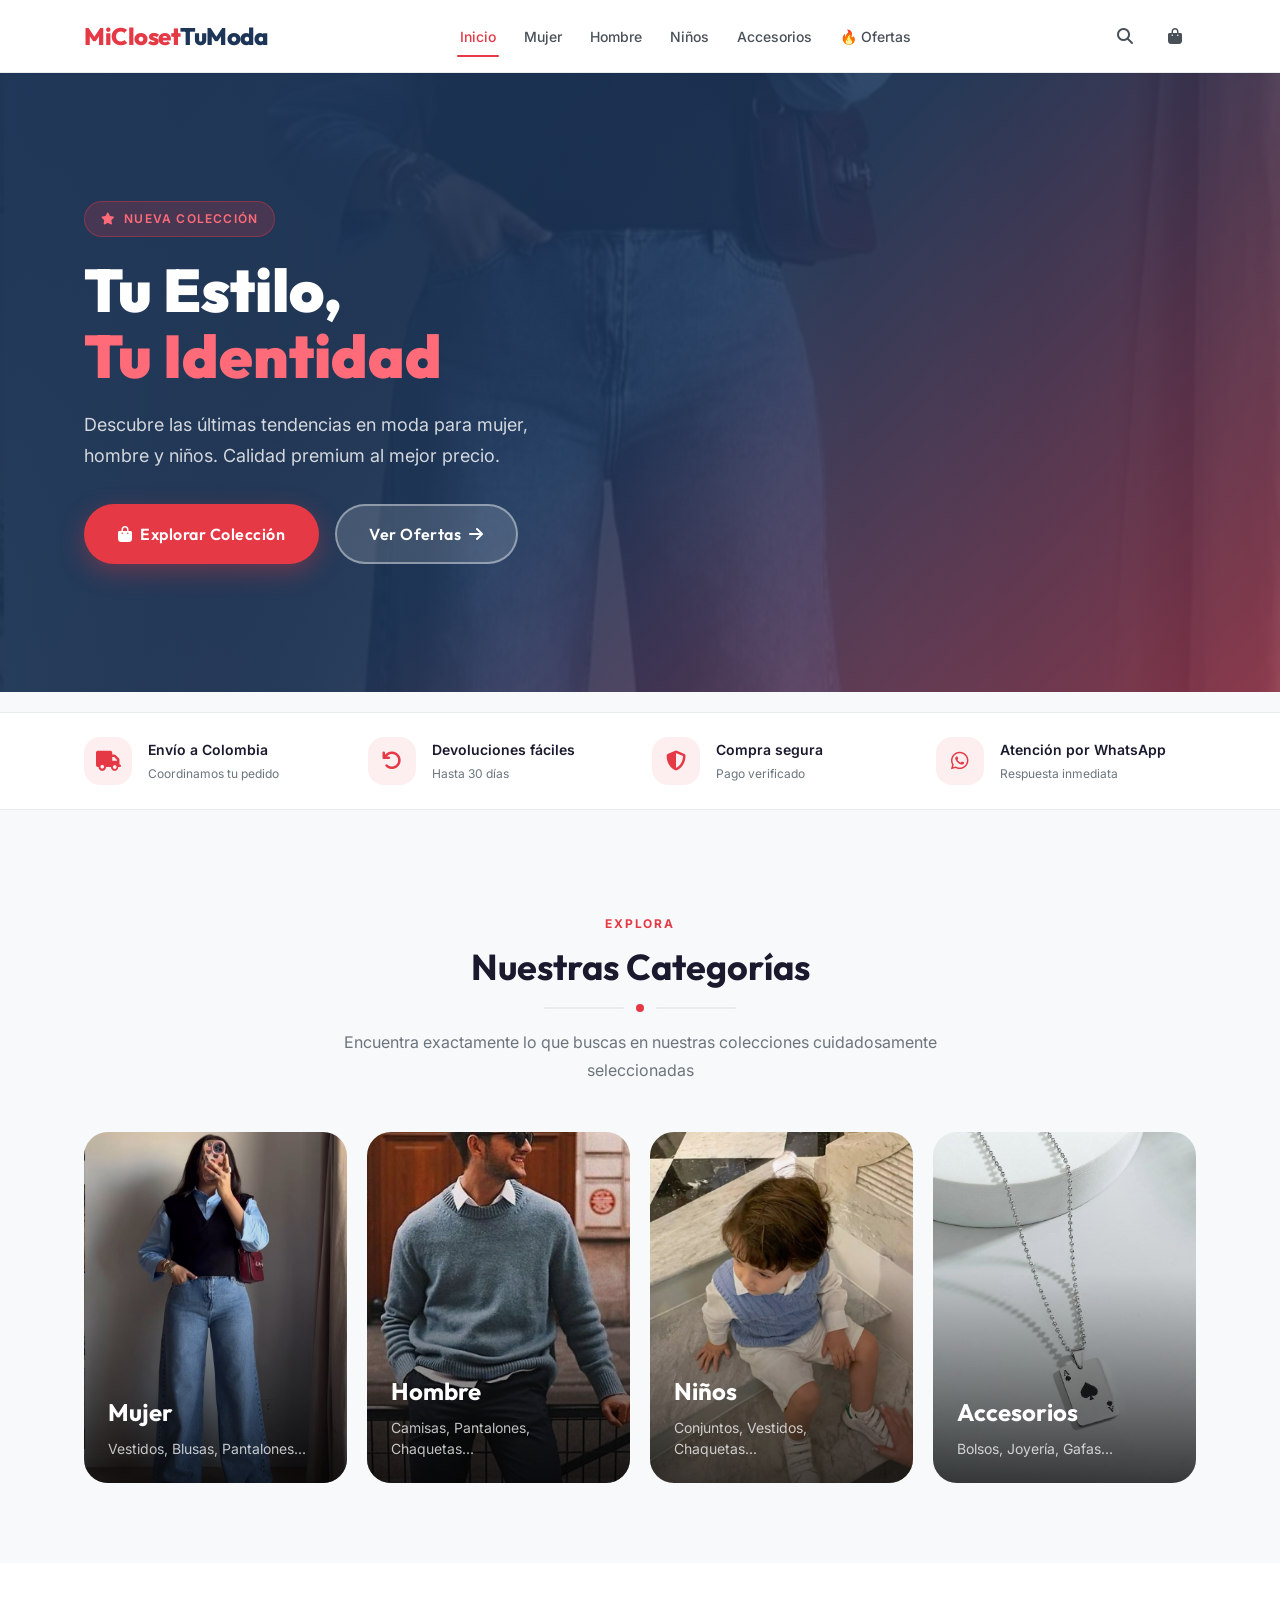
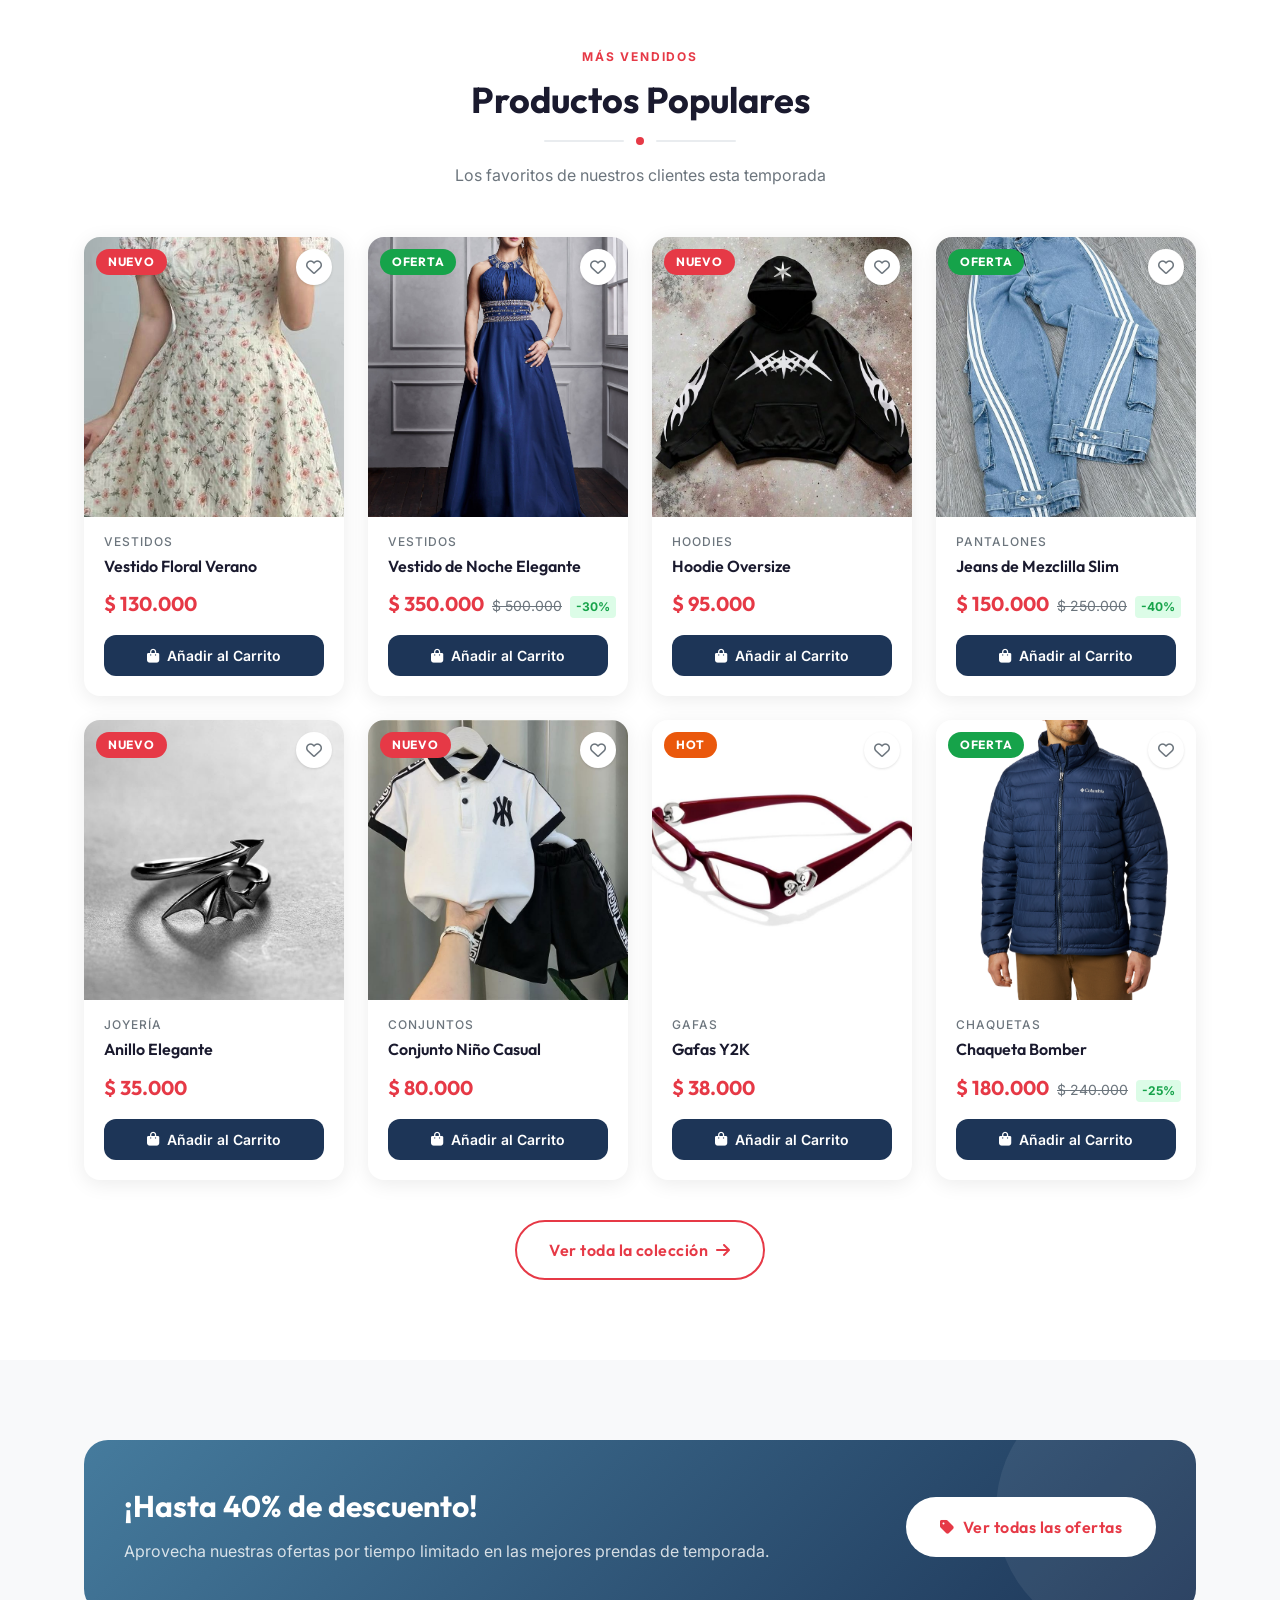
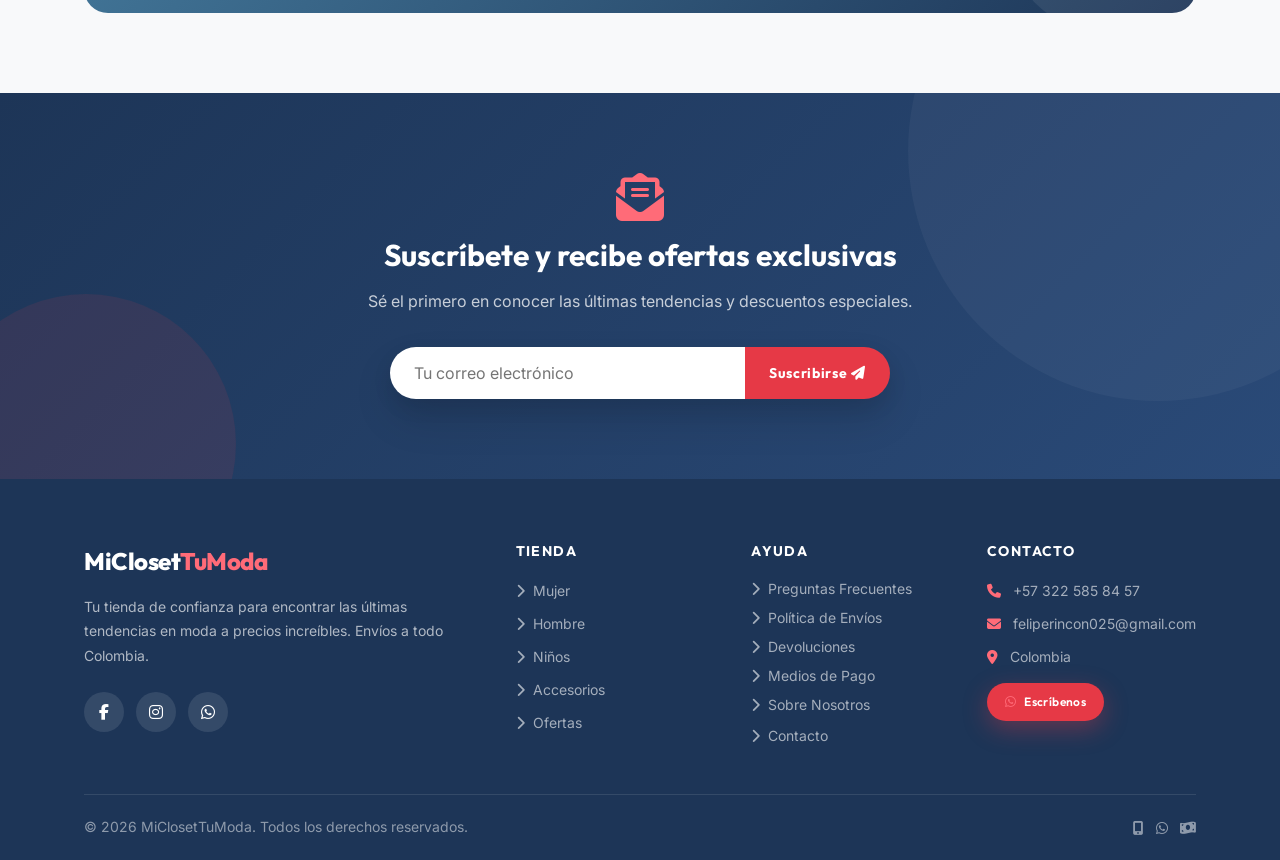
<file: index.html>
<!DOCTYPE html>
<html lang="es">
<head>
  <meta charset="UTF-8">
  <meta name="viewport" content="width=device-width, initial-scale=1.0">
  <meta name="description" content="MiClosetTuModa — Tu tienda de moda online con las últimas tendencias en ropa para mujer, hombre y niños. Envíos a toda Colombia.">
  <meta name="keywords" content="moda, ropa, tienda online, Colombia, mujer, hombre, niños, accesorios">
  <meta name="author" content="MiClosetTuModa">
  <meta property="og:title" content="MiClosetTuModa — Tu tienda de moda online">
  <meta property="og:description" content="Las últimas tendencias en moda a precios increíbles.">
  <meta property="og:type" content="website">
  <title>MiClosetTuModa — Tu tienda de moda online</title>
  <link rel="icon" type="image/png" href="imgs/logo.png">
  <link rel="preconnect" href="https://fonts.googleapis.com">
  <link rel="preconnect" href="https://fonts.gstatic.com" crossorigin>
  <link rel="stylesheet" href="https://cdnjs.cloudflare.com/ajax/libs/font-awesome/6.4.0/css/all.min.css"
        crossorigin="anonymous" referrerpolicy="no-referrer">
  <link rel="stylesheet" href="css/tokens.css">
  <link rel="stylesheet" href="css/base.css">
  <link rel="stylesheet" href="css/animations.css">
  <link rel="stylesheet" href="css/components.css">
  <link rel="stylesheet" href="css/responsive.css">
  <style>
    /* ── Estilos específicos del home ── */
    .hero-section { min-height: 620px; }
    .hero-bg {
      background-image: url('imgs/Categorias/Mujeres.jpg');
      opacity: 0.3;
    }

    /* Grid categorías home */
    .home-categories { padding: var(--space-20) 0; background: var(--bg-body); }
    .category-grid-home {
      display: grid;
      grid-template-columns: repeat(4, 1fr);
      gap: var(--space-5);
    }
    .category-card { aspect-ratio: 3/4; }

    @media (max-width: 1024px) {
      .category-grid-home { grid-template-columns: repeat(2, 1fr); }
    }
    @media (max-width: 480px) {
      .category-grid-home { grid-template-columns: repeat(2, 1fr); gap: var(--space-3); }
      .category-card { aspect-ratio: 2/3; }
    }

    /* Productos populares */
    .popular-section {
      padding: var(--space-20) 0;
      background: var(--bg-surface);
    }

    /* Offers CTA section */
    .offers-section { padding: var(--space-20) 0; background: var(--bg-body); }

    /* Trust band */
    .trust-section { padding: var(--space-5) 0; }

    /* Newsletter */
    .newsletter-home { padding: var(--space-20) 0; }
  </style>

</head>
<body>
  <!-- Header inyectado por JS -->

  <main id="main-content">
    <!-- ═══════════════ HERO ═══════════════ -->
    <section class="hero-section" id="Inicio" aria-label="Banner principal">
      <div class="hero-bg" role="img" aria-label="Modelo de moda"></div>
      <div class="hero-overlay"></div>
      <div class="container">
        <div class="hero-content">
          <div class="hero-tag animate-fadeInDown">
            <i class="fas fa-star" aria-hidden="true"></i>
            Nueva Colección
          </div>
          <h1 class="hero-title">
            Tu Estilo,<br><span>Tu Identidad</span>
          </h1>
          <p class="hero-subtitle">
            Descubre las últimas tendencias en moda para mujer, hombre y niños.
            Calidad premium al mejor precio.
          </p>
          <div class="hero-actions">
            <a href="#categorias" class="btn btn-primary btn-lg ripple">
              <i class="fas fa-shopping-bag" aria-hidden="true"></i>
              Explorar Colección
            </a>
            <a href="ofertas.html" class="btn btn-ghost btn-lg">
              Ver Ofertas <i class="fas fa-arrow-right" aria-hidden="true"></i>
            </a>
          </div>
        </div>
      </div>
    </section>

    <!-- ═══════════════ TRUST BAND ═══════════════ -->
    <section class="trust-section" aria-label="Beneficios de compra">
      <div class="trust-band">
        <div class="container">
          <div class="trust-grid">
            <div class="trust-item">
              <div class="trust-icon"><i class="fas fa-truck" aria-hidden="true"></i></div>
              <div class="trust-text">
                <strong>Envío a Colombia</strong>
                <span>Coordinamos tu pedido</span>
              </div>
            </div>
            <div class="trust-item">
              <div class="trust-icon"><i class="fas fa-undo" aria-hidden="true"></i></div>
              <div class="trust-text">
                <strong>Devoluciones fáciles</strong>
                <span>Hasta 30 días</span>
              </div>
            </div>
            <div class="trust-item">
              <div class="trust-icon"><i class="fas fa-shield-alt" aria-hidden="true"></i></div>
              <div class="trust-text">
                <strong>Compra segura</strong>
                <span>Pago verificado</span>
              </div>
            </div>
            <div class="trust-item">
              <div class="trust-icon"><i class="fab fa-whatsapp" aria-hidden="true"></i></div>
              <div class="trust-text">
                <strong>Atención por WhatsApp</strong>
                <span>Respuesta inmediata</span>
              </div>
            </div>
          </div>
        </div>
      </div>
    </section>

    <!-- ═══════════════ CATEGORÍAS ═══════════════ -->
    <section class="home-categories" id="categorias" aria-labelledby="categories-title">
      <div class="container">
        <header class="section-header">
          <span class="section-tag">Explora</span>
          <h2 class="section-title" id="categories-title">Nuestras Categorías</h2>
          <div class="section-divider"><span></span></div>
          <p class="section-subtitle">Encuentra exactamente lo que buscas en nuestras colecciones cuidadosamente seleccionadas</p>
        </header>
        <div class="category-grid-home">
          <a href="mujer.html" class="category-card hover-lift" aria-label="Ir a sección Mujer">
            <img src="imgs/Categorias/Mujeres.jpg" alt="Colección Mujer" loading="lazy">
            <div class="category-card-overlay"></div>
            <div class="category-card-content">
              <div class="category-card-name">Mujer</div>
              <div class="category-card-count">Vestidos, Blusas, Pantalones...</div>
            </div>
            <div class="category-card-arrow">
              <i class="fas fa-arrow-right" aria-hidden="true"></i>
            </div>
          </a>
          <a href="hombre.html" class="category-card hover-lift" aria-label="Ir a sección Hombre">
            <img src="imgs/Categorias/Hombres.jpg" alt="Colección Hombre" loading="lazy" style="object-position: center 70%">
            <div class="category-card-overlay"></div>
            <div class="category-card-content">
              <div class="category-card-name">Hombre</div>
              <div class="category-card-count">Camisas, Pantalones, Chaquetas...</div>
            </div>
            <div class="category-card-arrow">
              <i class="fas fa-arrow-right" aria-hidden="true"></i>
            </div>
          </a>
          <a href="niños.html" class="category-card hover-lift" aria-label="Ir a sección Niños">
            <img src="imgs/Categorias/niños.jpg" alt="Colección Niños" loading="lazy">
            <div class="category-card-overlay"></div>
            <div class="category-card-content">
              <div class="category-card-name">Niños</div>
              <div class="category-card-count">Conjuntos, Vestidos, Chaquetas...</div>
            </div>
            <div class="category-card-arrow">
              <i class="fas fa-arrow-right" aria-hidden="true"></i>
            </div>
          </a>
          <a href="accesorios.html" class="category-card hover-lift" aria-label="Ir a sección Accesorios">
            <img src="imgs/Categorias/Accesorios.jpg" alt="Colección Accesorios" loading="lazy">
            <div class="category-card-overlay"></div>
            <div class="category-card-content">
              <div class="category-card-name">Accesorios</div>
              <div class="category-card-count">Bolsos, Joyería, Gafas...</div>
            </div>
            <div class="category-card-arrow">
              <i class="fas fa-arrow-right" aria-hidden="true"></i>
            </div>
          </a>
        </div>
      </div>
    </section>

    <!-- ═══════════════ PRODUCTOS POPULARES ═══════════════ -->
    <section class="popular-section" id="Productos" aria-labelledby="popular-title">
      <div class="container">
        <header class="section-header">
          <span class="section-tag">Más Vendidos</span>
          <h2 class="section-title" id="popular-title">Productos Populares</h2>
          <div class="section-divider"><span></span></div>
          <p class="section-subtitle">Los favoritos de nuestros clientes esta temporada</p>
        </header>
        <div class="products-grid" id="popular-products-grid" role="list"></div>
        <div style="text-align:center; margin-top: var(--space-10)">
          <a href="mujer.html" class="btn btn-outline btn-lg">
            Ver toda la colección <i class="fas fa-arrow-right" aria-hidden="true"></i>
          </a>
        </div>
      </div>
    </section>

    <!-- ═══════════════ OFERTAS CTA ═══════════════ -->
    <section class="offers-section" aria-label="Ofertas especiales">
      <div class="container">
        <div class="offers-cta">
          <div class="offers-cta-text">
            <h2>¡Hasta 40% de descuento!</h2>
            <p>Aprovecha nuestras ofertas por tiempo limitado en las mejores prendas de temporada.</p>
          </div>
          <a href="ofertas.html" class="btn btn-white btn-lg" style="flex-shrink:0">
            <i class="fas fa-tag" aria-hidden="true"></i>
            Ver todas las ofertas
          </a>
        </div>
      </div>
    </section>

    <!-- ═══════════════ NEWSLETTER ═══════════════ -->
    <section class="newsletter-section newsletter-home" aria-labelledby="newsletter-title">
      <div class="container newsletter-content">
        <i class="newsletter-icon fas fa-envelope-open-text" aria-hidden="true"></i>
        <h2 id="newsletter-title">Suscríbete y recibe ofertas exclusivas</h2>
        <p>Sé el primero en conocer las últimas tendencias y descuentos especiales.</p>
        <form class="newsletter-form" id="newsletter-form" aria-label="Formulario de suscripción">
          <input type="email" name="email" placeholder="Tu correo electrónico"
                 required aria-label="Correo electrónico" aria-required="true">
          <button type="submit">
            Suscribirse <i class="fas fa-paper-plane" aria-hidden="true"></i>
          </button>
        </form>
      </div>
    </section>
  </main>

  <!-- Footer inyectado por JS -->

  <!-- ═══════════════ SCRIPTS ═══════════════ -->
  <script src="js/services/ProductService.js"></script>
  <script src="js/services/CartService.js"></script>
  <script src="js/services/WishlistService.js"></script>
  <script src="js/services/NotificationService.js"></script>
  <script src="js/services/FilterService.js"></script>
  <script src="js/components/HelpModal.js"></script>
  <script src="js/components/Header.js"></script>
  <script src="js/components/Footer.js"></script>
  <script src="js/components/CartSidebar.js"></script>
  <script src="js/components/SearchOverlay.js"></script>
  <script src="js/components/ProductModal.js"></script>

  <script>
    document.addEventListener('DOMContentLoaded', () => {
      Header.render();
      Footer.render();
      CartService.init();
      WishlistService.init();
      _renderPopularProducts();

      document.getElementById('newsletter-form').addEventListener('submit', (e) => {
        e.preventDefault();
        const email = e.target.email.value;
        NotificationService.success(
          '¡Suscripción exitosa!',
          `Te registramos con ${email}. ¡Bienvenido!`
        );
        e.target.reset();
      });

      document.querySelectorAll('a[href^="#"]').forEach(a => {
        a.addEventListener('click', (e) => {
          const target = document.querySelector(a.getAttribute('href'));
          if (target) {
            e.preventDefault();
            target.scrollIntoView({ behavior: 'smooth', block: 'start' });
          }
        });
      });
    });

    function _renderPopularProducts() {
      const grid = document.getElementById('popular-products-grid');
      if (!grid) return;

      const popular = [
        ProductService.getById(1),
        ProductService.getById(8),
        ProductService.getById(12),
        ProductService.getById(3),
        ProductService.getById(23),
        ProductService.getById(16),
        ProductService.getById(25),
        ProductService.getById(14),
      ].filter(Boolean);

      grid.innerHTML = popular.map(p => _buildProductCard(p)).join('');
      _bindCardEvents(grid);
    }

    function _buildProductCard(p) {
      const fmt  = ProductService.formatPrice;
      const disc = p.priceOriginal
        ? ProductService.getDiscountPercent(p.price, p.priceOriginal)
        : 0;
      const badgeMap = { 'NUEVO': 'badge-new', 'OFERTA': 'badge-sale', 'HOT': 'badge-hot' };
      const badgeClass = p.badge ? badgeMap[p.badge] || 'badge-new' : '';

      return `
        <article class="product-card hover-lift animate-fadeInUp" role="listitem"
                 data-product-id="${p.id}">
          <div class="product-card-img">
            ${p.badge ? `<span class="product-badge ${badgeClass}" aria-label="${p.badge}">${p.badge}</span>` : ''}
            <img src="${p.img}" alt="${p.name}" loading="lazy">
            <div class="product-card-overlay" aria-hidden="true">
              <button class="overlay-btn quick-view-btn" data-id="${p.id}"
                      aria-label="Vista rápida de ${p.name}">
                <i class="fas fa-eye"></i>
              </button>
              <button class="overlay-btn wishlist-overlay-btn" data-id="${p.id}"
                      aria-label="Añadir ${p.name} a lista de deseos">
                <i class="far fa-heart"></i>
              </button>
            </div>
            <button class="wishlist-btn" data-id="${p.id}"
                    aria-label="Añadir ${p.name} a lista de deseos">
              <i class="far fa-heart" aria-hidden="true"></i>
            </button>
          </div>
          <div class="product-card-body">
            <div class="product-card-category">${p.category}</div>
            <h3 class="product-card-name">${p.name}</h3>
            <div class="product-card-price">
              <span class="price-current">${fmt(p.price)}</span>
              ${p.priceOriginal ? `
                <span class="price-original">${fmt(p.priceOriginal)}</span>
                <span class="price-discount">-${disc}%</span>
              ` : ''}
            </div>
            <button class="btn-cart add-to-cart-btn" data-id="${p.id}"
                    aria-label="Añadir ${p.name} al carrito">
              <i class="fas fa-shopping-bag" aria-hidden="true"></i>
              Añadir al Carrito
            </button>
          </div>
        </article>
      `;
    }

    function _bindCardEvents(container) {
      container.querySelectorAll('.product-card-img').forEach(el => {
        el.addEventListener('click', (e) => {
          if (e.target.closest('.add-to-cart-btn') || e.target.closest('.wishlist-btn')) return;
          const card = e.target.closest('[data-product-id]');
          if (card) ProductModal.open(parseInt(card.dataset.productId));
        });
      });

      container.querySelectorAll('.add-to-cart-btn').forEach(btn => {
        btn.addEventListener('click', (e) => {
          e.stopPropagation();
          const id = parseInt(btn.dataset.id);
          ProductModal.open(id);
        });
      });

      container.querySelectorAll('.wishlist-btn, .wishlist-overlay-btn').forEach(btn => {
        const id = parseInt(btn.dataset.id);
        if (WishlistService.has(id)) {
          btn.classList.add('active');
          const icon = btn.querySelector('i');
          if (icon) { icon.classList.remove('far'); icon.classList.add('fas'); }
        }
        btn.addEventListener('click', (e) => {
          e.stopPropagation();
          const product = ProductService.getById(id);
          if (!product) return;
          const added = WishlistService.toggle(product);
          const icon = btn.querySelector('i');
          btn.classList.toggle('active', added);
          if (icon) {
            icon.classList.toggle('far', !added);
            icon.classList.toggle('fas', added);
          }
          NotificationService.wishlistToggled(added, product.name);
        });
      });
    }
  </script>
</body>
</html>
</file>
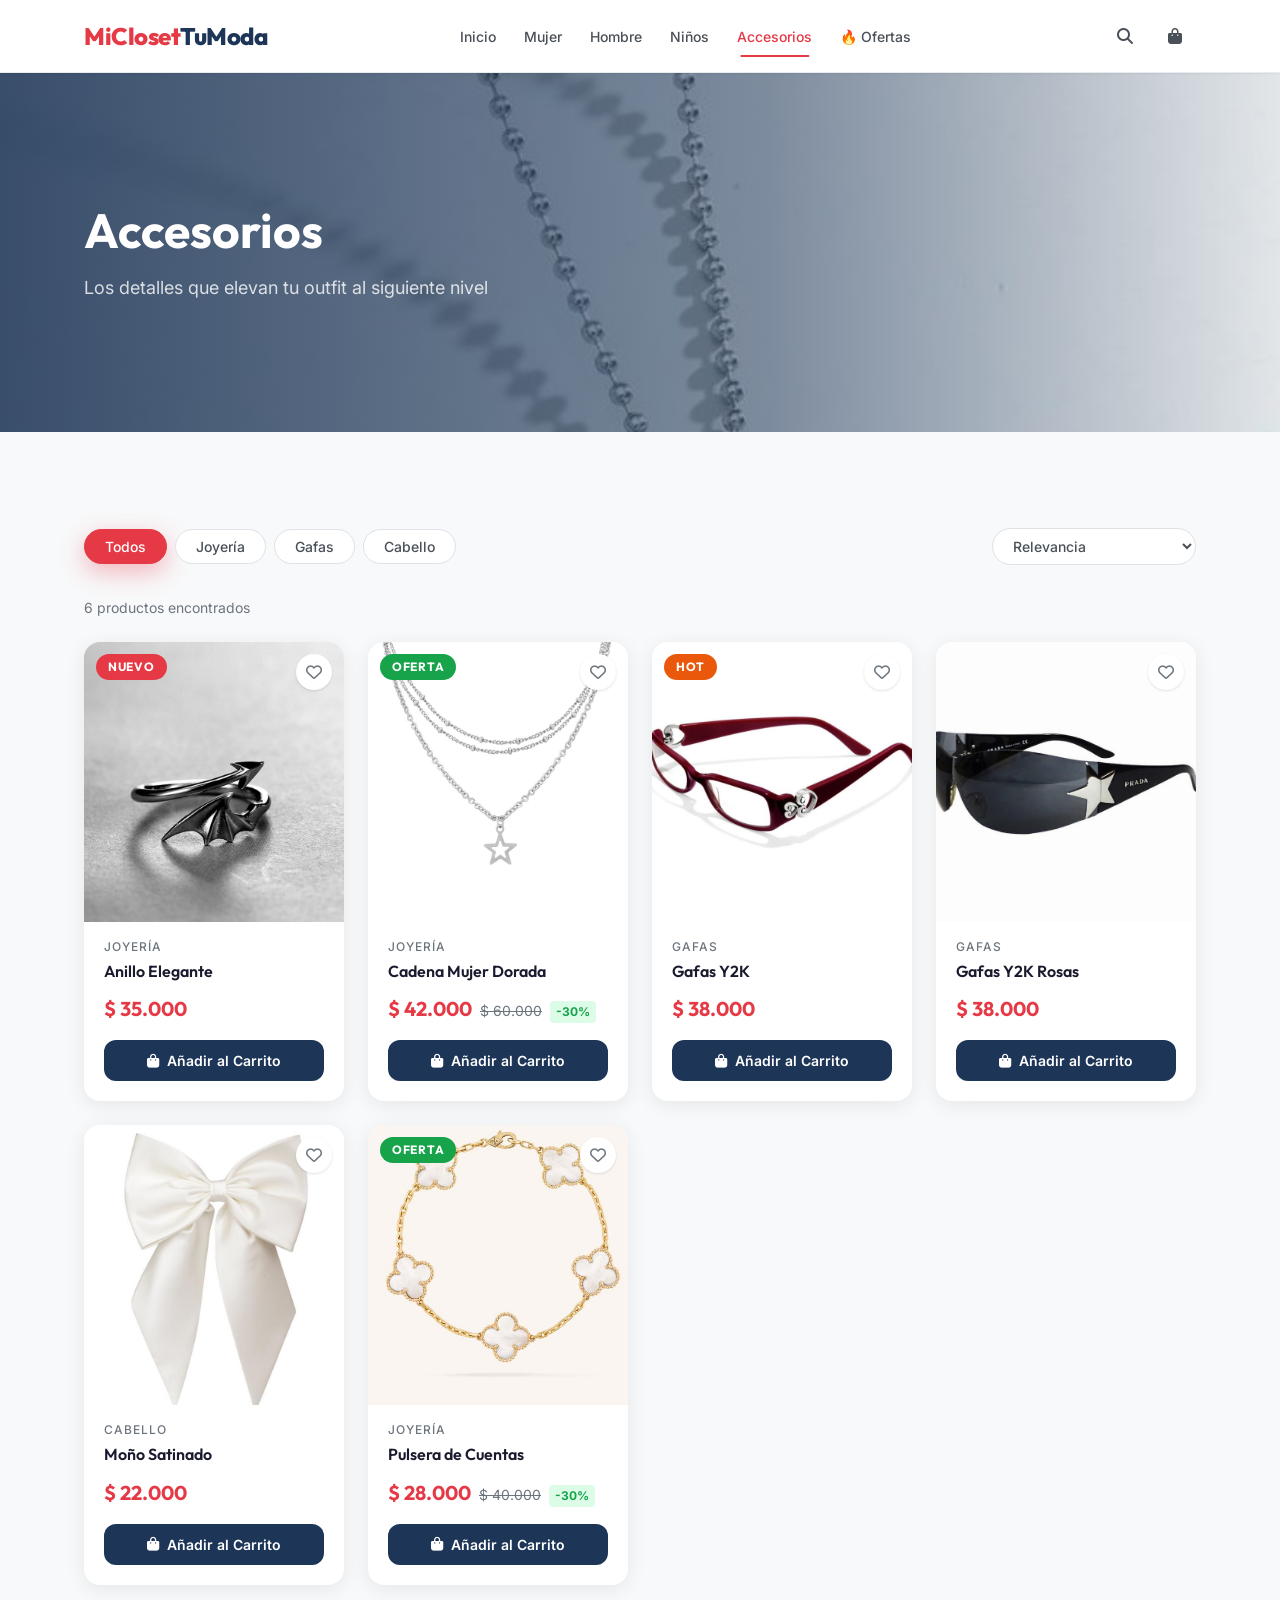
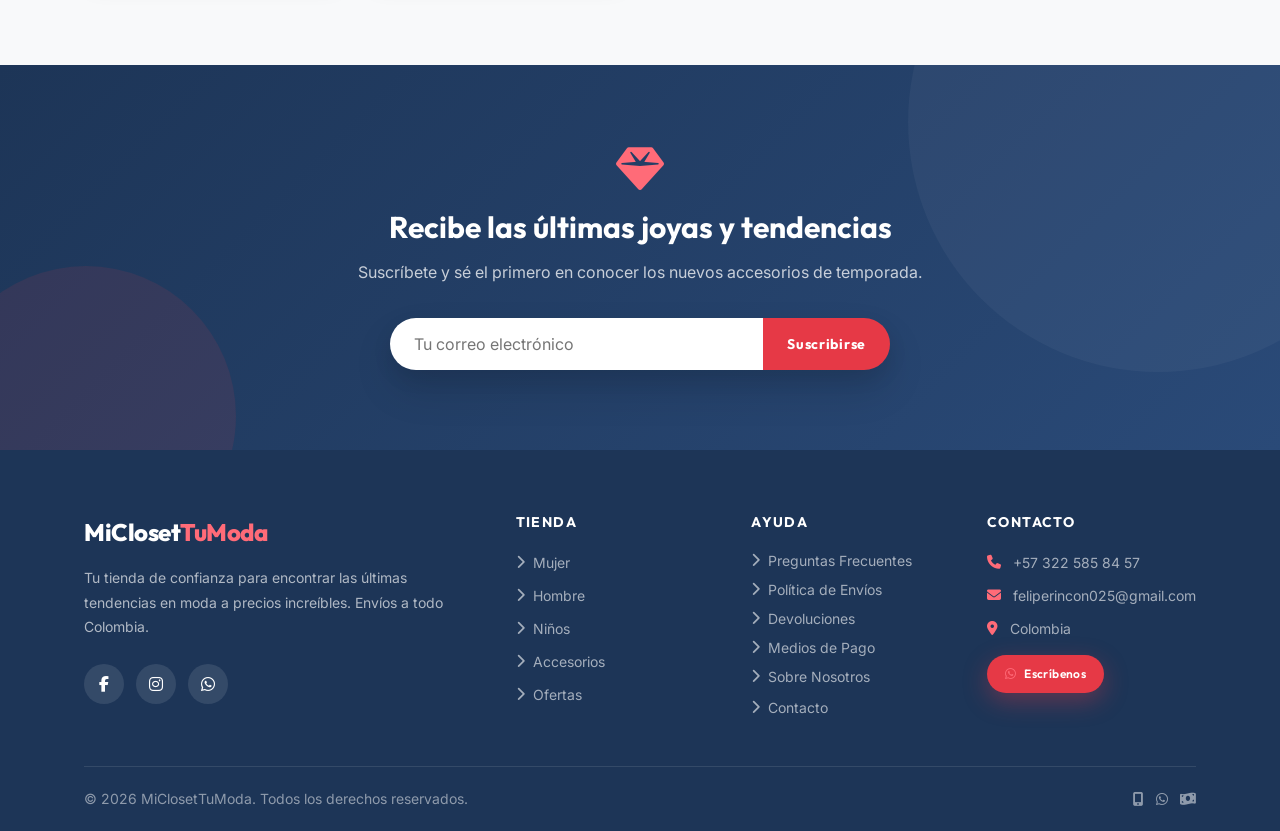
<file: accesorios.html>
<!DOCTYPE html>
<html lang="es">
<head>
  <meta charset="UTF-8">
  <meta name="viewport" content="width=device-width, initial-scale=1.0">
  <meta name="description" content="Accesorios de moda en MiClosetTuModa  Bolsos, joyería, gafas y más. Complementa tu look con nuestros accesorios premium.">
  <title>Accesorios  MiClosetTuModa</title>
  <link rel="icon" type="image/png" href="imgs/logo.png">
  <link rel="preconnect" href="https://fonts.googleapis.com">
  <link rel="stylesheet" href="https://cdnjs.cloudflare.com/ajax/libs/font-awesome/6.4.0/css/all.min.css"
        crossorigin="anonymous" referrerpolicy="no-referrer">
  <link rel="stylesheet" href="css/tokens.css">
  <link rel="stylesheet" href="css/base.css">
  <link rel="stylesheet" href="css/animations.css">
  <link rel="stylesheet" href="css/components.css">
  <link rel="stylesheet" href="css/responsive.css">

</head>
<body>
  <main id="main-content">
    <section class="category-banner" aria-label="Sección Accesorios">
      <img src="imgs/Categorias/Accesorios.jpg" alt="Colección de accesorios" loading="eager">
      <div class="category-banner-overlay"></div>
      <div class="container">
        <div class="category-banner-content animate-fadeInUp">
          <h1>Accesorios</h1>
          <p>Los detalles que elevan tu outfit al siguiente nivel</p>
        </div>
      </div>
    </section>

    <section style="padding: var(--space-12) 0 var(--space-20);" aria-labelledby="accesorios-title">
      <div class="container">
        <div class="filters-bar">
          <div class="filter-chips" role="group" aria-label="Filtrar por categoría">
            <button class="filter-chip active" data-filter="all" aria-pressed="true">Todos</button>
            <button class="filter-chip" data-filter="Joyería" aria-pressed="false">Joyería</button>
            <button class="filter-chip" data-filter="Gafas" aria-pressed="false">Gafas</button>
            <button class="filter-chip" data-filter="Cabello" aria-pressed="false">Cabello</button>
          </div>
          <select class="sort-select" id="sort-select" aria-label="Ordenar productos">
            <option value="default">Relevancia</option>
            <option value="price-asc">Precio: Menor a Mayor</option>
            <option value="price-desc">Precio: Mayor a Menor</option>
            <option value="name-asc">Nombre A-Z</option>
            <option value="new">Novedades primero</option>
            <option value="offer">Ofertas primero</option>
          </select>
        </div>
        <div id="products-count" style="font-size:var(--text-sm); color:var(--text-muted); margin-bottom:var(--space-6);" aria-live="polite"></div>
        <div class="products-grid" id="products-grid" role="list"></div>
      </div>
    </section>

    <section class="newsletter-section" aria-labelledby="newsletter-acc-title">
      <div class="container newsletter-content">
        <i class="newsletter-icon fas fa-gem" aria-hidden="true"></i>
        <h2 id="newsletter-acc-title">Recibe las últimas joyas y tendencias</h2>
        <p>Suscríbete y sé el primero en conocer los nuevos accesorios de temporada.</p>
        <form class="newsletter-form" id="newsletter-form">
          <input type="email" name="email" placeholder="Tu correo electrónico" required aria-label="Correo">
          <button type="submit">Suscribirse</button>
        </form>
      </div>
    </section>
  </main>

  <script src="js/services/ProductService.js"></script>
  <script src="js/services/CartService.js"></script>
  <script src="js/services/WishlistService.js"></script>
  <script src="js/services/NotificationService.js"></script>
  <script src="js/services/FilterService.js"></script>
  <script src="js/components/HelpModal.js"></script>
  <script src="js/components/Header.js"></script>
  <script src="js/components/Footer.js"></script>
  <script src="js/components/CartSidebar.js"></script>
  <script src="js/components/SearchOverlay.js"></script>
  <script src="js/components/ProductModal.js"></script>
  <script src="js/pages/catalog.js"></script>
  <script>
    document.addEventListener('DOMContentLoaded', () => {
      CatalogPage.init('accesorios');
    });
  </script>
</body>
</html>
</file>
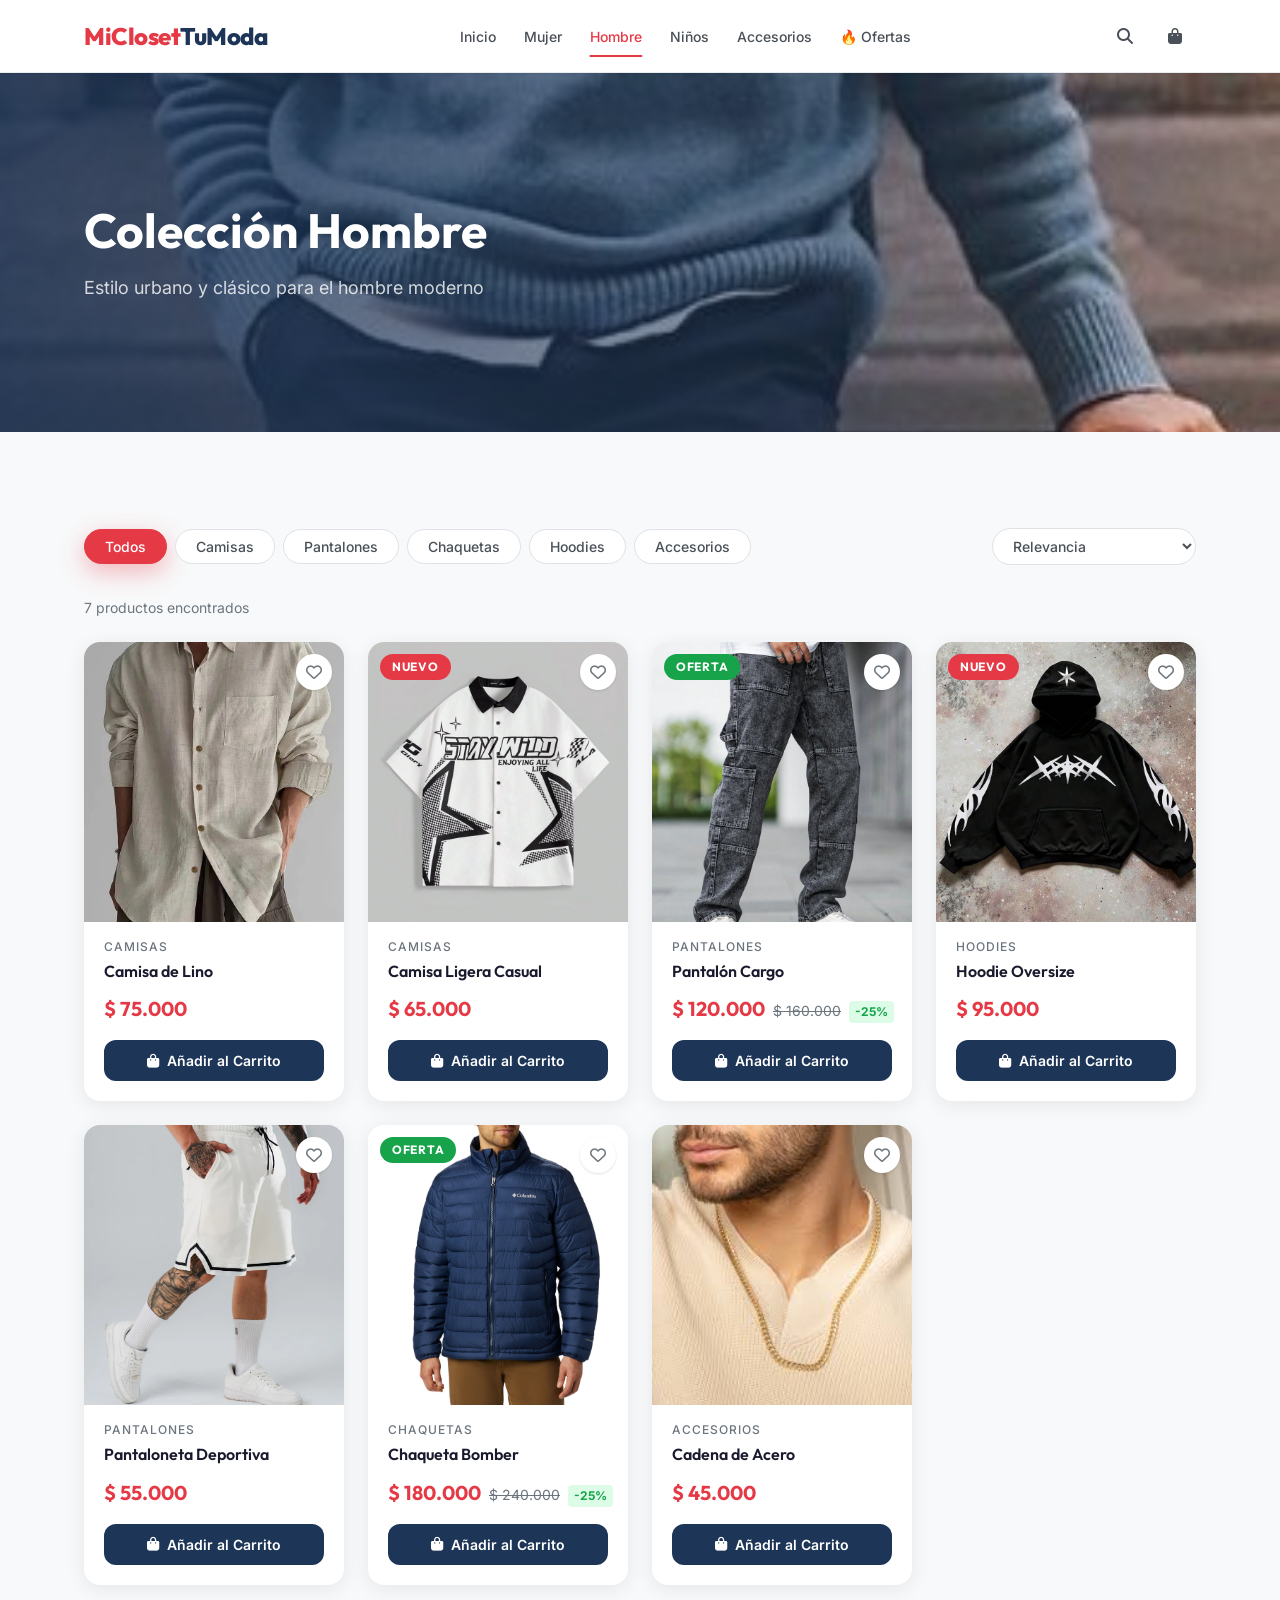
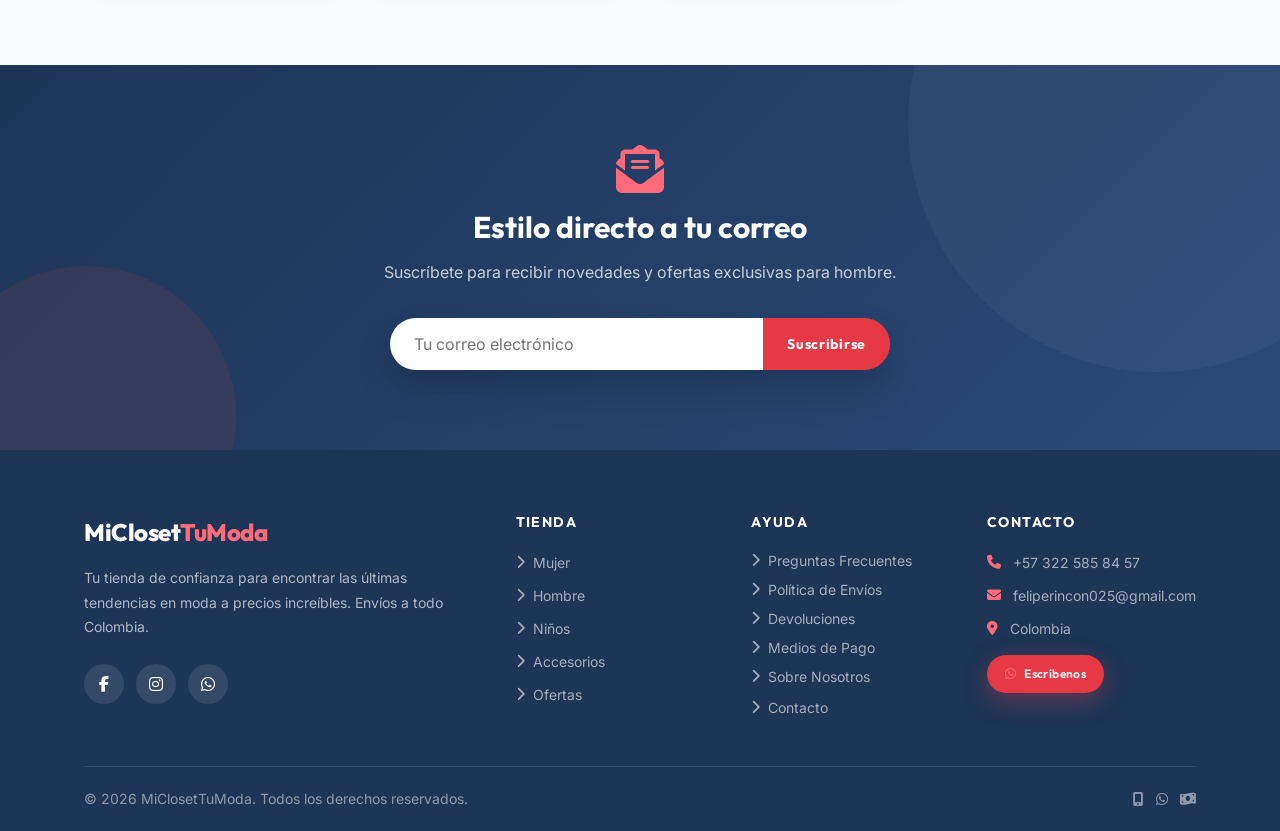
<file: hombre.html>
<!DOCTYPE html>
<html lang="es">
<head>
  <meta charset="UTF-8">
  <meta name="viewport" content="width=device-width, initial-scale=1.0">
  <meta name="description" content="Ropa de hombre en MiClosetTuModa  Camisas, pantalones, chaquetas, hoodies y accesorios masculinos. Las últimas tendencias a precios increíbles.">
  <title>Hombre  MiClosetTuModa</title>
  <link rel="icon" type="image/png" href="imgs/logo.png">
  <link rel="preconnect" href="https://fonts.googleapis.com">
  <link rel="stylesheet" href="https://cdnjs.cloudflare.com/ajax/libs/font-awesome/6.4.0/css/all.min.css"
        crossorigin="anonymous" referrerpolicy="no-referrer">
  <link rel="stylesheet" href="css/tokens.css">
  <link rel="stylesheet" href="css/base.css">
  <link rel="stylesheet" href="css/animations.css">
  <link rel="stylesheet" href="css/components.css">
  <link rel="stylesheet" href="css/responsive.css">

</head>
<body>
  <main id="main-content">
    <section class="category-banner" aria-label="Sección Hombre">
      <img src="imgs/Categorias/Hombres.jpg" alt="Colección de moda hombre" loading="eager"
           style="object-position: center 70%">
      <div class="category-banner-overlay"></div>
      <div class="container">
        <div class="category-banner-content animate-fadeInUp">
          <h1>Colección Hombre</h1>
          <p>Estilo urbano y clásico para el hombre moderno</p>
        </div>
      </div>
    </section>

    <section style="padding: var(--space-12) 0 var(--space-20);" aria-labelledby="hombre-title">
      <div class="container">
        <div class="filters-bar">
          <div class="filter-chips" role="group" aria-label="Filtrar por categoría">
            <button class="filter-chip active" data-filter="all" aria-pressed="true">Todos</button>
            <button class="filter-chip" data-filter="Camisas" aria-pressed="false">Camisas</button>
            <button class="filter-chip" data-filter="Pantalones" aria-pressed="false">Pantalones</button>
            <button class="filter-chip" data-filter="Chaquetas" aria-pressed="false">Chaquetas</button>
            <button class="filter-chip" data-filter="Hoodies" aria-pressed="false">Hoodies</button>
            <button class="filter-chip" data-filter="Accesorios" aria-pressed="false">Accesorios</button>
          </div>
          <select class="sort-select" id="sort-select" aria-label="Ordenar productos">
            <option value="default">Relevancia</option>
            <option value="price-asc">Precio: Menor a Mayor</option>
            <option value="price-desc">Precio: Mayor a Menor</option>
            <option value="name-asc">Nombre A-Z</option>
            <option value="new">Novedades primero</option>
            <option value="offer">Ofertas primero</option>
          </select>
        </div>
        <div id="products-count" style="font-size:var(--text-sm); color:var(--text-muted); margin-bottom:var(--space-6);" aria-live="polite"></div>
        <div class="products-grid" id="products-grid" role="list"></div>
      </div>
    </section>

    <section class="newsletter-section" aria-labelledby="newsletter-hombre-title">
      <div class="container newsletter-content">
        <i class="newsletter-icon fas fa-envelope-open-text" aria-hidden="true"></i>
        <h2 id="newsletter-hombre-title">Estilo directo a tu correo</h2>
        <p>Suscríbete para recibir novedades y ofertas exclusivas para hombre.</p>
        <form class="newsletter-form" id="newsletter-form">
          <input type="email" name="email" placeholder="Tu correo electrónico" required aria-label="Correo">
          <button type="submit">Suscribirse</button>
        </form>
      </div>
    </section>
  </main>

  <script src="js/services/ProductService.js"></script>
  <script src="js/services/CartService.js"></script>
  <script src="js/services/WishlistService.js"></script>
  <script src="js/services/NotificationService.js"></script>
  <script src="js/services/FilterService.js"></script>
  <script src="js/components/HelpModal.js"></script>
  <script src="js/components/Header.js"></script>
  <script src="js/components/Footer.js"></script>
  <script src="js/components/CartSidebar.js"></script>
  <script src="js/components/SearchOverlay.js"></script>
  <script src="js/components/ProductModal.js"></script>
  <script src="js/pages/catalog.js"></script>
  <script>
    document.addEventListener('DOMContentLoaded', () => {
      CatalogPage.init('hombre');
    });
  </script>
</body>
</html>
</file>
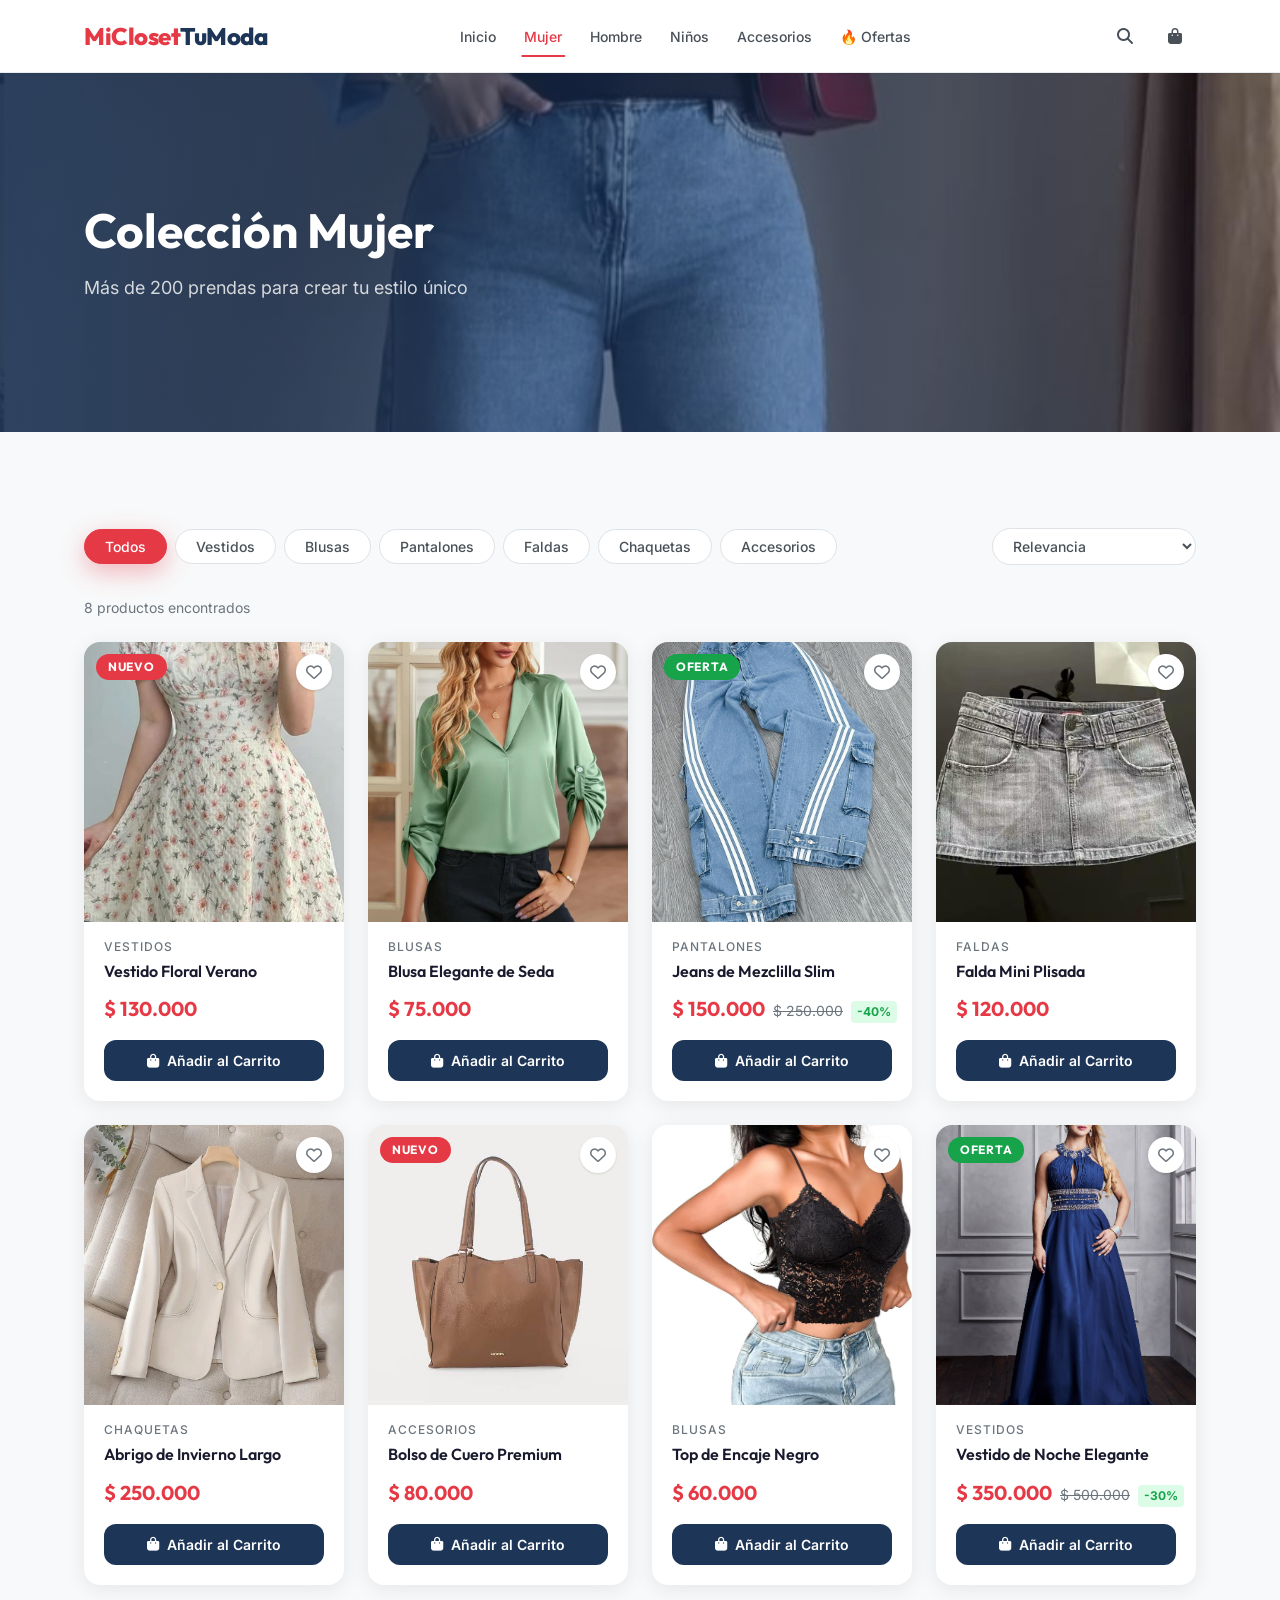
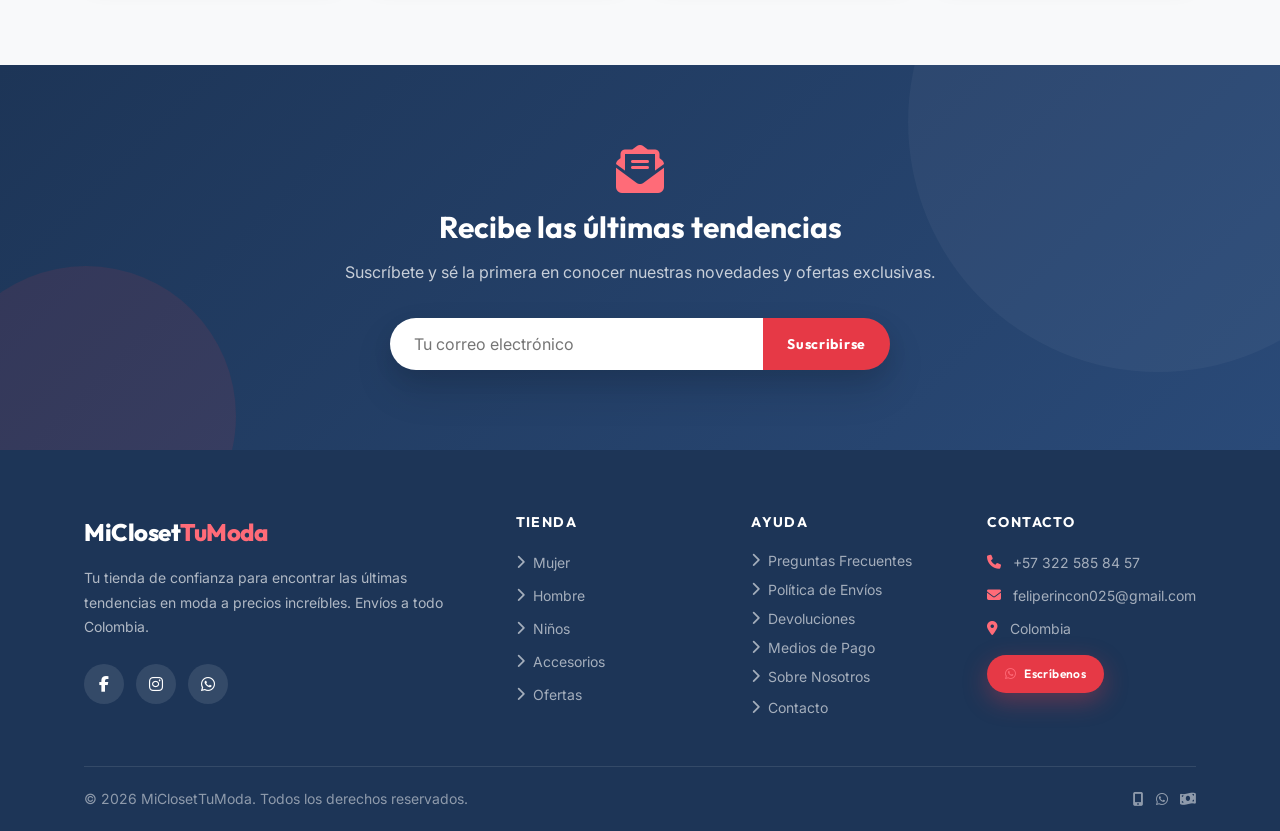
<file: mujer.html>
<!DOCTYPE html>
<html lang="es">
<head>
  <meta charset="UTF-8">
  <meta name="viewport" content="width=device-width, initial-scale=1.0">
  <meta name="description" content="Ropa de mujer en MiClosetTuModa  Vestidos, blusas, pantalones, faldas, chaquetas y accesorios. Las últimas tendencias a precios increíbles.">
  <meta name="keywords" content="ropa mujer, vestidos, blusas, faldas, moda femenina Colombia">
  <title>Mujer  MiClosetTuModa</title>
  <link rel="icon" type="image/png" href="imgs/logo.png">
  <link rel="preconnect" href="https://fonts.googleapis.com">
  <link rel="preconnect" href="https://fonts.gstatic.com" crossorigin>
  <link rel="stylesheet" href="https://cdnjs.cloudflare.com/ajax/libs/font-awesome/6.4.0/css/all.min.css"
        crossorigin="anonymous" referrerpolicy="no-referrer">
  <link rel="stylesheet" href="css/tokens.css">
  <link rel="stylesheet" href="css/base.css">
  <link rel="stylesheet" href="css/animations.css">
  <link rel="stylesheet" href="css/components.css">
  <link rel="stylesheet" href="css/responsive.css">

</head>
<body>
  <!-- Header inyectado por JS -->

  <main id="main-content">
    <!-- --------------- BANNER --------------- -->
    <section class="category-banner" aria-label="Sección Mujer">
      <img src="imgs/Categorias/Mujeres.jpg" alt="Colección de moda mujer" loading="eager">
      <div class="category-banner-overlay"></div>
      <div class="container">
        <div class="category-banner-content animate-fadeInUp">
          <h1>Colección Mujer</h1>
          <p>Más de 200 prendas para crear tu estilo único</p>
        </div>
      </div>
    </section>

    <!-- --------------- FILTROS + PRODUCTOS --------------- -->
    <section style="padding: var(--space-12) 0 var(--space-20);" aria-labelledby="mujer-title">
      <div class="container">
        <div class="filters-bar">
          <div class="filter-chips" role="group" aria-label="Filtrar por categoría" id="filter-chips">
            <button class="filter-chip active" data-filter="all" aria-pressed="true">Todos</button>
            <button class="filter-chip" data-filter="Vestidos" aria-pressed="false">Vestidos</button>
            <button class="filter-chip" data-filter="Blusas" aria-pressed="false">Blusas</button>
            <button class="filter-chip" data-filter="Pantalones" aria-pressed="false">Pantalones</button>
            <button class="filter-chip" data-filter="Faldas" aria-pressed="false">Faldas</button>
            <button class="filter-chip" data-filter="Chaquetas" aria-pressed="false">Chaquetas</button>
            <button class="filter-chip" data-filter="Accesorios" aria-pressed="false">Accesorios</button>
          </div>
          <select class="sort-select" id="sort-select" aria-label="Ordenar productos">
            <option value="default">Relevancia</option>
            <option value="price-asc">Precio: Menor a Mayor</option>
            <option value="price-desc">Precio: Mayor a Menor</option>
            <option value="name-asc">Nombre A-Z</option>
            <option value="new">Novedades primero</option>
            <option value="offer">Ofertas primero</option>
          </select>
        </div>

        <div id="products-count" style="font-size:var(--text-sm); color:var(--text-muted); margin-bottom:var(--space-6);" aria-live="polite"></div>

        <div class="products-grid" id="products-grid" role="list"></div>
      </div>
    </section>

    <!-- --------------- NEWSLETTER --------------- -->
    <section class="newsletter-section" aria-labelledby="newsletter-mujer-title">
      <div class="container newsletter-content">
        <i class="newsletter-icon fas fa-envelope-open-text" aria-hidden="true"></i>
        <h2 id="newsletter-mujer-title">Recibe las últimas tendencias</h2>
        <p>Suscríbete y sé la primera en conocer nuestras novedades y ofertas exclusivas.</p>
        <form class="newsletter-form" id="newsletter-form">
          <input type="email" name="email" placeholder="Tu correo electrónico"
                 required aria-label="Correo electrónico">
          <button type="submit">Suscribirse</button>
        </form>
      </div>
    </section>
  </main>

  <!-- Footer inyectado por JS -->

  <!-- Scripts -->
  <script src="js/services/ProductService.js"></script>
  <script src="js/services/CartService.js"></script>
  <script src="js/services/WishlistService.js"></script>
  <script src="js/services/NotificationService.js"></script>
  <script src="js/services/FilterService.js"></script>
  <script src="js/components/HelpModal.js"></script>
  <script src="js/components/Header.js"></script>
  <script src="js/components/Footer.js"></script>
  <script src="js/components/CartSidebar.js"></script>
  <script src="js/components/SearchOverlay.js"></script>
  <script src="js/components/ProductModal.js"></script>
  <script src="js/pages/catalog.js"></script>
  <script>
    // Inicializar página de catálogo para sección "mujer"
    document.addEventListener('DOMContentLoaded', () => {
      CatalogPage.init('mujer');
    });
  </script>
</body>
</html>
</file>
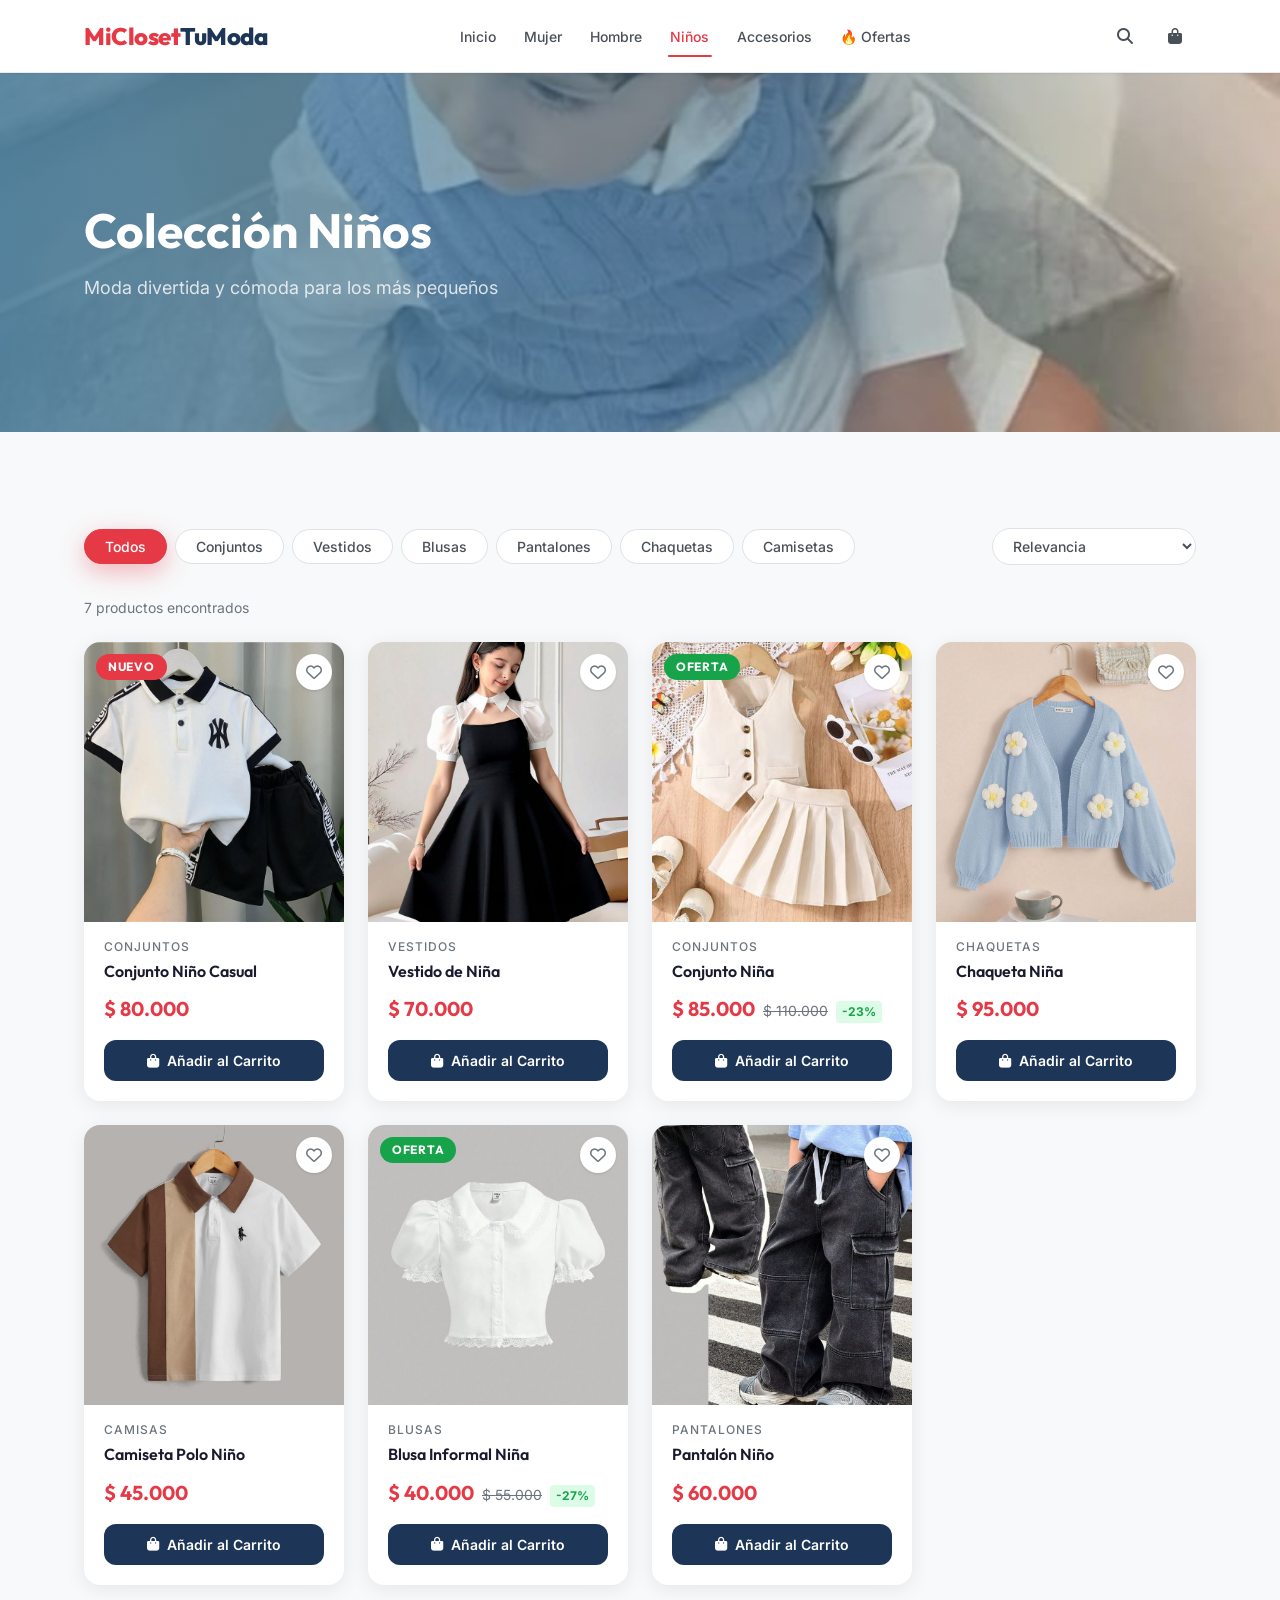
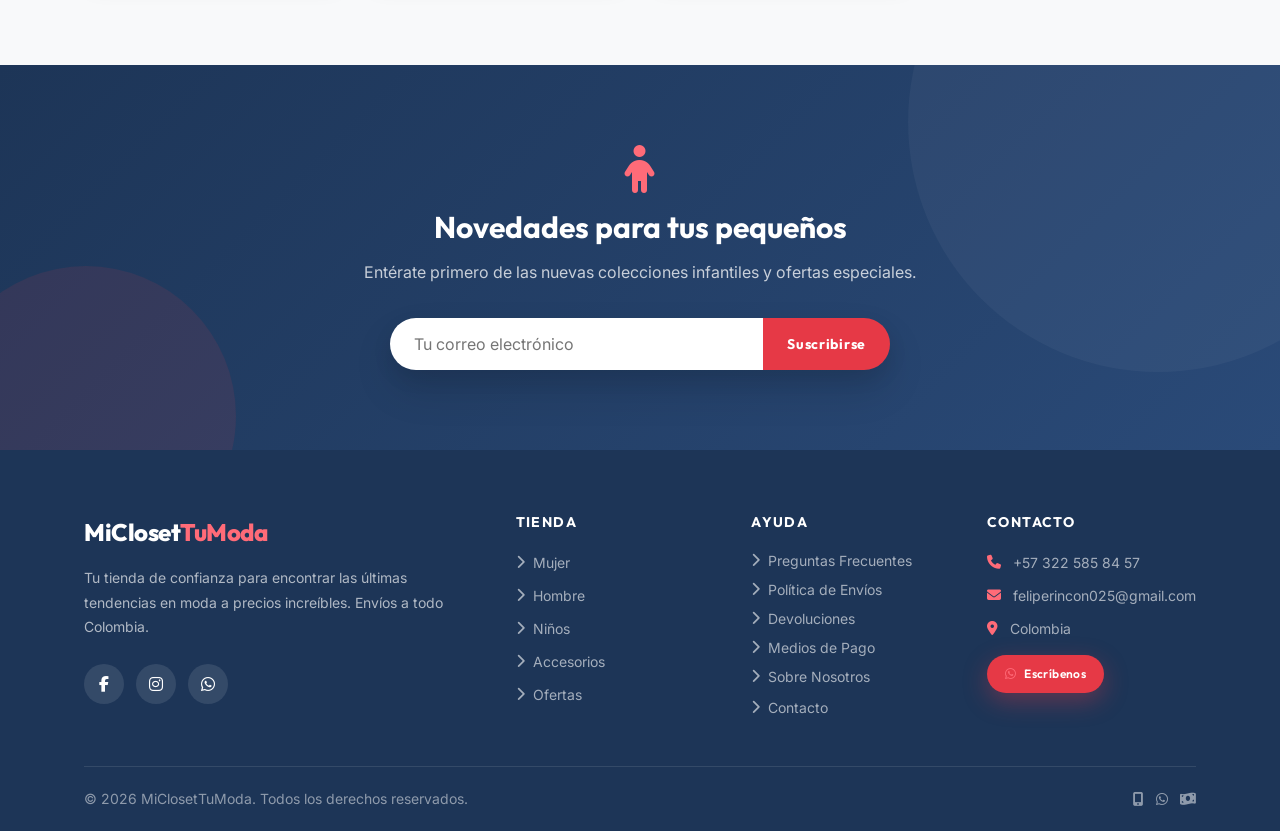
<file: niños.html>
<!DOCTYPE html>
<html lang="es">
<head>
  <meta charset="UTF-8">
  <meta name="viewport" content="width=device-width, initial-scale=1.0">
  <meta name="description" content="Ropa de niños en MiClosetTuModa  Conjuntos, vestidos, chaquetas y más para niñas y niños. Moda infantil divertida y cómoda.">
  <title>Niños  MiClosetTuModa</title>
  <link rel="icon" type="image/png" href="imgs/logo.png">
  <link rel="preconnect" href="https://fonts.googleapis.com">
  <link rel="stylesheet" href="https://cdnjs.cloudflare.com/ajax/libs/font-awesome/6.4.0/css/all.min.css"
        crossorigin="anonymous" referrerpolicy="no-referrer">
  <link rel="stylesheet" href="css/tokens.css">
  <link rel="stylesheet" href="css/base.css">
  <link rel="stylesheet" href="css/animations.css">
  <link rel="stylesheet" href="css/components.css">
  <link rel="stylesheet" href="css/responsive.css">

</head>
<body>
  <main id="main-content">
    <section class="category-banner" aria-label="Sección Niños">
      <img src="imgs/Categorias/niños.jpg" alt="Colección de moda infantil" loading="eager">
      <div class="category-banner-overlay" style="background: linear-gradient(to right, rgba(69,123,157,0.85) 0%, rgba(69,123,157,0.5) 60%, transparent 100%);"></div>
      <div class="container">
        <div class="category-banner-content animate-fadeInUp">
          <h1>Colección Niños</h1>
          <p>Moda divertida y cómoda para los más pequeños</p>
        </div>
      </div>
    </section>

    <section style="padding: var(--space-12) 0 var(--space-20);" aria-labelledby="ninos-title">
      <div class="container">
        <div class="filters-bar">
          <div class="filter-chips" role="group" aria-label="Filtrar por categoría">
            <button class="filter-chip active" data-filter="all" aria-pressed="true">Todos</button>
            <button class="filter-chip" data-filter="Conjuntos" aria-pressed="false">Conjuntos</button>
            <button class="filter-chip" data-filter="Vestidos" aria-pressed="false">Vestidos</button>
            <button class="filter-chip" data-filter="Blusas" aria-pressed="false">Blusas</button>
            <button class="filter-chip" data-filter="Pantalones" aria-pressed="false">Pantalones</button>
            <button class="filter-chip" data-filter="Chaquetas" aria-pressed="false">Chaquetas</button>
            <button class="filter-chip" data-filter="Camisas" aria-pressed="false">Camisetas</button>
          </div>
          <select class="sort-select" id="sort-select" aria-label="Ordenar productos">
            <option value="default">Relevancia</option>
            <option value="price-asc">Precio: Menor a Mayor</option>
            <option value="price-desc">Precio: Mayor a Menor</option>
            <option value="name-asc">Nombre A-Z</option>
            <option value="offer">Ofertas primero</option>
          </select>
        </div>
        <div id="products-count" style="font-size:var(--text-sm); color:var(--text-muted); margin-bottom:var(--space-6);" aria-live="polite"></div>
        <div class="products-grid" id="products-grid" role="list"></div>
      </div>
    </section>

    <section class="newsletter-section" aria-labelledby="newsletter-ninos-title">
      <div class="container newsletter-content">
        <i class="newsletter-icon fas fa-child" aria-hidden="true"></i>
        <h2 id="newsletter-ninos-title">Novedades para tus pequeños</h2>
        <p>Entérate primero de las nuevas colecciones infantiles y ofertas especiales.</p>
        <form class="newsletter-form" id="newsletter-form">
          <input type="email" name="email" placeholder="Tu correo electrónico" required aria-label="Correo">
          <button type="submit">Suscribirse</button>
        </form>
      </div>
    </section>
  </main>

  <script src="js/services/ProductService.js"></script>
  <script src="js/services/CartService.js"></script>
  <script src="js/services/WishlistService.js"></script>
  <script src="js/services/NotificationService.js"></script>
  <script src="js/services/FilterService.js"></script>
  <script src="js/components/HelpModal.js"></script>
  <script src="js/components/Header.js"></script>
  <script src="js/components/Footer.js"></script>
  <script src="js/components/CartSidebar.js"></script>
  <script src="js/components/SearchOverlay.js"></script>
  <script src="js/components/ProductModal.js"></script>
  <script src="js/pages/catalog.js"></script>
  <script>
    document.addEventListener('DOMContentLoaded', () => {
      CatalogPage.init('ninos');
    });
  </script>
</body>
</html>
</file>
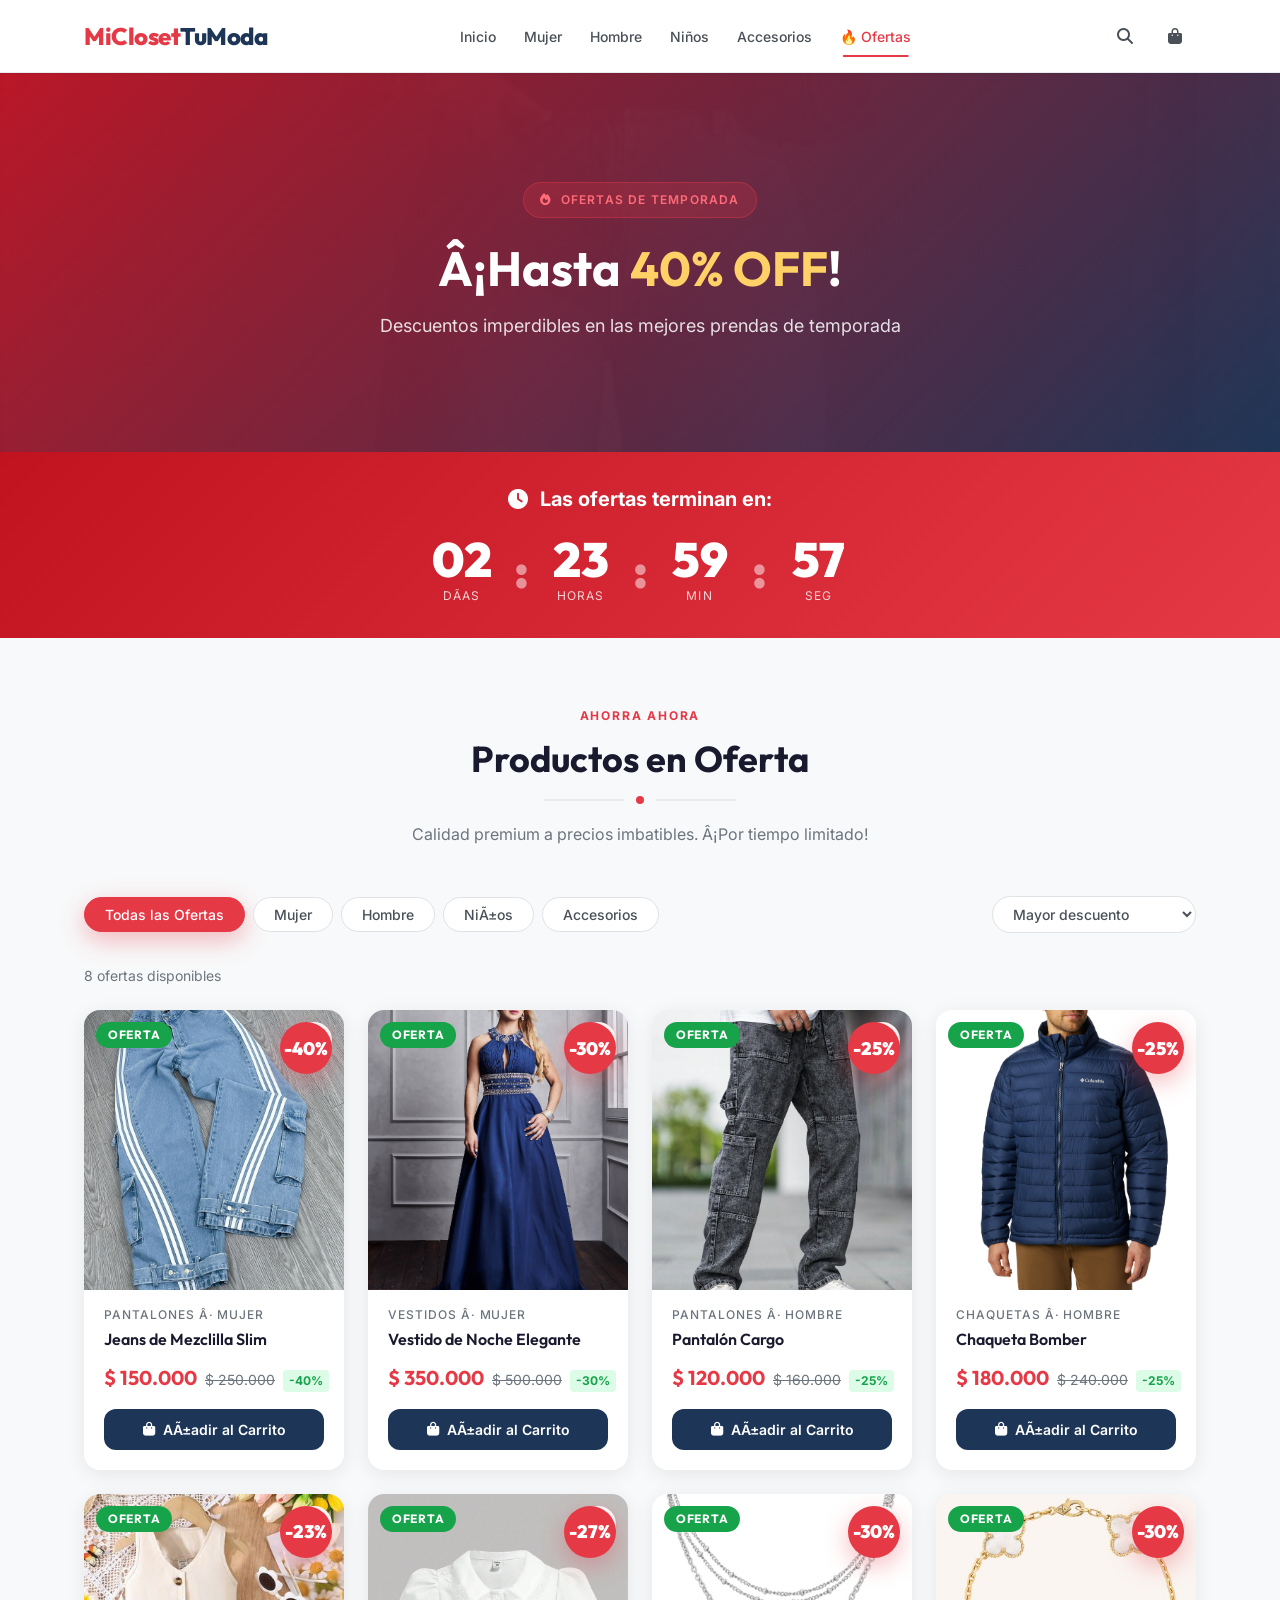
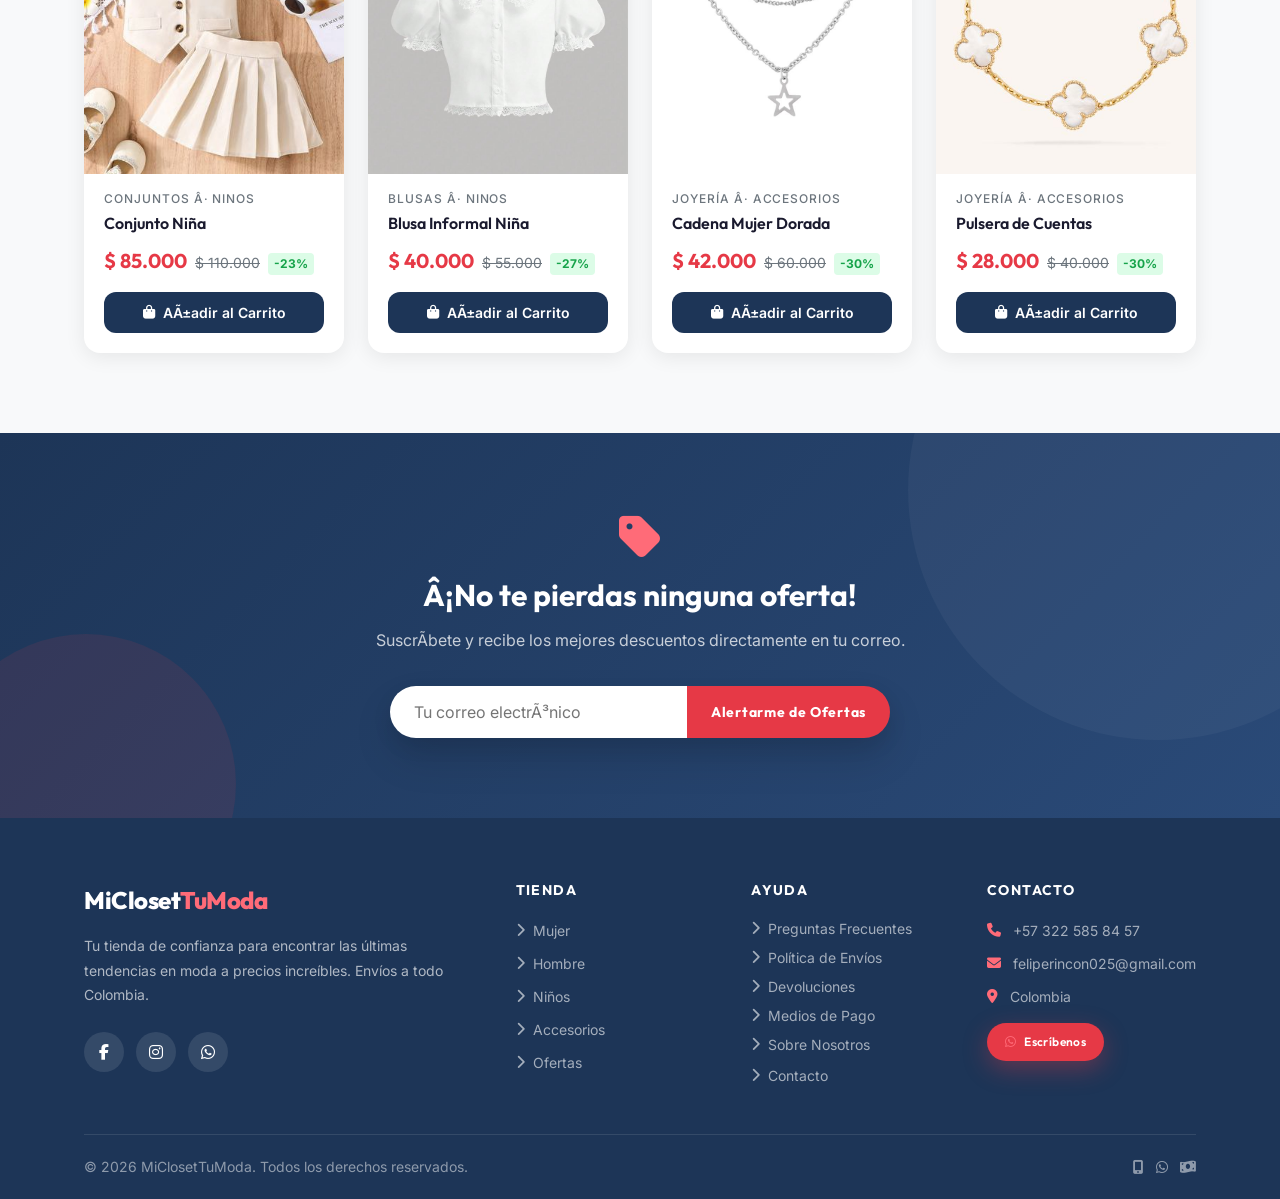
<file: ofertas.html>
<!DOCTYPE html>
<html lang="es">
<head>
  <meta charset="UTF-8">
  <meta name="viewport" content="width=device-width, initial-scale=1.0">
  <meta name="description" content="Ofertas especiales en MiClosetTuModa â Descuentos de hasta 40% en ropa para mujer, hombre y niÃ±os. Â¡Aprovecha antes de que terminen!">
  <title>Ofertas Especiales â MiClosetTuModa</title>
  <link rel="icon" type="image/png" href="imgs/logo.png">
  <link rel="preconnect" href="https://fonts.googleapis.com">
  <link rel="stylesheet" href="https://cdnjs.cloudflare.com/ajax/libs/font-awesome/6.4.0/css/all.min.css"
        crossorigin="anonymous" referrerpolicy="no-referrer">
  <link rel="stylesheet" href="css/tokens.css">
  <link rel="stylesheet" href="css/base.css">
  <link rel="stylesheet" href="css/animations.css">
  <link rel="stylesheet" href="css/components.css">
  <link rel="stylesheet" href="css/responsive.css">

</head>
<body>
  <main id="main-content">
    <!-- âââââââââââââââ BANNER HERO OFERTAS âââââââââââââââ -->
    <section class="hero-section" style="min-height:380px;" aria-label="Ofertas especiales">
      <div class="hero-bg" style="background-image: url('imgs/Categorias/Mujeres.jpg'); opacity:0.2;"></div>
      <div class="hero-overlay" style="background: linear-gradient(135deg, rgba(198,20,35,0.92) 0%, rgba(29,53,87,0.85) 100%);"></div>
      <div class="container" style="position:relative; z-index:2; text-align:center;">
        <div class="animate-fadeInUp">
          <div class="hero-tag" style="justify-content:center; margin: 0 auto var(--space-5);">
            <i class="fas fa-fire" aria-hidden="true"></i> Ofertas de Temporada
          </div>
          <h1 style="color: var(--clr-white); font-size: clamp(var(--text-3xl), 5vw, var(--text-5xl)); margin-bottom: var(--space-3);">
            Â¡Hasta <span style="color: #ffd166;">40% OFF</span>!
          </h1>
          <p style="color: rgba(255,255,255,0.85); font-size: var(--text-lg); margin-bottom: 0;">
            Descuentos imperdibles en las mejores prendas de temporada
          </p>
        </div>
      </div>
    </section>

    <!-- âââââââââââââââ COUNTDOWN âââââââââââââââ -->
    <section class="countdown-section" aria-label="Tiempo restante de las ofertas">
      <div class="container">
        <div class="countdown-title">
          <i class="fas fa-clock" aria-hidden="true"></i>
          Las ofertas terminan en:
        </div>
        <div class="countdown-timer" role="timer" aria-label="Cuenta regresiva">
          <div class="countdown-unit">
            <span class="countdown-value" id="cd-days">00</span>
            <span class="countdown-label">DÃ­as</span>
          </div>
          <span class="countdown-sep" aria-hidden="true">:</span>
          <div class="countdown-unit">
            <span class="countdown-value" id="cd-hours">00</span>
            <span class="countdown-label">Horas</span>
          </div>
          <span class="countdown-sep" aria-hidden="true">:</span>
          <div class="countdown-unit">
            <span class="countdown-value" id="cd-mins">00</span>
            <span class="countdown-label">Min</span>
          </div>
          <span class="countdown-sep" aria-hidden="true">:</span>
          <div class="countdown-unit">
            <span class="countdown-value" id="cd-secs">00</span>
            <span class="countdown-label">Seg</span>
          </div>
        </div>
      </div>
    </section>

    <!-- âââââââââââââââ PRODUCTOS EN OFERTA âââââââââââââââ -->
    <section style="padding: var(--space-16) 0 var(--space-20);" aria-labelledby="ofertas-title">
      <div class="container">
        <header class="section-header">
          <span class="section-tag">Ahorra ahora</span>
          <h2 class="section-title" id="ofertas-title">Productos en Oferta</h2>
          <div class="section-divider"><span></span></div>
          <p class="section-subtitle">Calidad premium a precios imbatibles. Â¡Por tiempo limitado!</p>
        </header>

        <div class="filters-bar">
          <div class="filter-chips" role="group" aria-label="Filtrar por secciÃ³n">
            <button class="filter-chip active" data-filter="all" aria-pressed="true">Todas las Ofertas</button>
            <button class="filter-chip" data-filter="mujer" aria-pressed="false">Mujer</button>
            <button class="filter-chip" data-filter="hombre" aria-pressed="false">Hombre</button>
            <button class="filter-chip" data-filter="ninos" aria-pressed="false">NiÃ±os</button>
            <button class="filter-chip" data-filter="accesorios" aria-pressed="false">Accesorios</button>
          </div>
          <select class="sort-select" id="sort-select" aria-label="Ordenar ofertas">
            <option value="default">Mayor descuento</option>
            <option value="price-asc">Precio: Menor a Mayor</option>
            <option value="price-desc">Precio: Mayor a Menor</option>
          </select>
        </div>

        <div id="products-count" style="font-size:var(--text-sm); color:var(--text-muted); margin-bottom:var(--space-6);" aria-live="polite"></div>
        <div class="products-grid" id="offers-grid" role="list"></div>
      </div>
    </section>

    <!-- âââââââââââââââ NEWSLETTER âââââââââââââââ -->
    <section class="newsletter-section" aria-labelledby="newsletter-ofertas-title">
      <div class="container newsletter-content">
        <i class="newsletter-icon fas fa-tag" aria-hidden="true"></i>
        <h2 id="newsletter-ofertas-title">Â¡No te pierdas ninguna oferta!</h2>
        <p>SuscrÃ­bete y recibe los mejores descuentos directamente en tu correo.</p>
        <form class="newsletter-form" id="newsletter-form">
          <input type="email" name="email" placeholder="Tu correo electrÃ³nico" required aria-label="Correo">
          <button type="submit">Alertarme de Ofertas</button>
        </form>
      </div>
    </section>
  </main>

  <script src="js/services/ProductService.js"></script>
  <script src="js/services/CartService.js"></script>
  <script src="js/services/WishlistService.js"></script>
  <script src="js/services/NotificationService.js"></script>
  <script src="js/services/FilterService.js"></script>
  <script src="js/components/HelpModal.js"></script>
  <script src="js/components/Header.js"></script>
  <script src="js/components/Footer.js"></script>
  <script src="js/components/CartSidebar.js"></script>
  <script src="js/components/SearchOverlay.js"></script>
  <script src="js/components/ProductModal.js"></script>

  <script>
    document.addEventListener('DOMContentLoaded', () => {
      Header.render();
      Footer.render();
      CartService.init();
      WishlistService.init();

      // âââ Countdown timer âââ
      // Fecha fin: 3 dÃ­as a partir de ahora
      const endDate = new Date();
      endDate.setDate(endDate.getDate() + 3);

      function _updateCountdown() {
        const now  = new Date();
        const diff = endDate - now;

        if (diff <= 0) {
          document.getElementById('cd-days').textContent  = '00';
          document.getElementById('cd-hours').textContent = '00';
          document.getElementById('cd-mins').textContent  = '00';
          document.getElementById('cd-secs').textContent  = '00';
          return;
        }

        const days  = Math.floor(diff / (1000 * 60 * 60 * 24));
        const hours = Math.floor((diff / (1000 * 60 * 60)) % 24);
        const mins  = Math.floor((diff / (1000 * 60)) % 60);
        const secs  = Math.floor((diff / 1000) % 60);

        const pad = (n) => String(n).padStart(2, '0');
        document.getElementById('cd-days').textContent  = pad(days);
        document.getElementById('cd-hours').textContent = pad(hours);
        document.getElementById('cd-mins').textContent  = pad(mins);
        document.getElementById('cd-secs').textContent  = pad(secs);
      }

      _updateCountdown();
      setInterval(_updateCountdown, 1000);

      // âââ Renderizar productos en oferta âââ
      let _allOffers  = ProductService.getOffers();
      let _currentSec = 'all';
      let _currentSort = 'default';

      function _render(products) {
        const grid    = document.getElementById('offers-grid');
        const countEl = document.getElementById('products-count');
        if (!grid) return;

        if (countEl) {
          countEl.textContent = `${products.length} oferta${products.length !== 1 ? 's' : ''} disponible${products.length !== 1 ? 's' : ''}`;
        }

        if (products.length === 0) {
          grid.innerHTML = `
            <div style="grid-column:1/-1; text-align:center; padding:var(--space-20) 0; color:var(--text-muted)">
              <i class="fas fa-tag" style="font-size:48px; opacity:0.2; display:block; margin-bottom:var(--space-4)"></i>
              <p>No hay ofertas en esta secciÃ³n en este momento.</p>
            </div>
          `;
          return;
        }

        grid.innerHTML = products.map((p, i) => {
          const fmt  = ProductService.formatPrice;
          const disc = ProductService.getDiscountPercent(p.price, p.priceOriginal);

          return `
            <article class="product-card hover-lift animate-fadeInUp" role="listitem"
                     data-product-id="${p.id}" style="animation-delay:${(i % 4) * 100}ms">
              <div class="product-card-img">
                <span class="product-badge badge-sale" aria-label="Oferta">OFERTA</span>
                <img src="${p.img}" alt="${p.name}" loading="lazy">
                <div class="product-card-overlay" aria-hidden="true">
                  <button class="overlay-btn quick-view-btn" data-id="${p.id}" aria-label="Vista rÃ¡pida">
                    <i class="fas fa-eye"></i>
                  </button>
                  <button class="overlay-btn cart-overlay-btn" data-id="${p.id}" aria-label="AÃ±adir al carrito">
                    <i class="fas fa-shopping-bag"></i>
                  </button>
                </div>
                <button class="wishlist-btn" data-id="${p.id}"
                        aria-label="AÃ±adir ${p.name} a lista de deseos"
                        aria-pressed="${WishlistService.has(p.id)}">
                  <i class="${WishlistService.has(p.id) ? 'fas' : 'far'} fa-heart" aria-hidden="true"></i>
                </button>
                <!-- Etiqueta de descuento prominente -->
                <div style="position:absolute; top:var(--space-3); right:var(--space-3);
                            background:var(--clr-primary); color:white;
                            font-family:var(--font-heading); font-weight:var(--font-black);
                            font-size:var(--text-lg); width:52px; height:52px;
                            border-radius:50%; display:flex; align-items:center;
                            justify-content:center; z-index:3; box-shadow:var(--shadow-primary);">
                  -${disc}%
                </div>
              </div>
              <div class="product-card-body">
                <div class="product-card-category">${p.category} Â· ${p.section.charAt(0).toUpperCase() + p.section.slice(1)}</div>
                <h3 class="product-card-name">${p.name}</h3>
                <div class="product-card-price">
                  <span class="price-current">${fmt(p.price)}</span>
                  <span class="price-original">${fmt(p.priceOriginal)}</span>
                  <span class="price-discount">-${disc}%</span>
                </div>
                <button class="btn-cart add-to-cart-btn" data-id="${p.id}"
                        aria-label="AÃ±adir ${p.name} al carrito">
                  <i class="fas fa-shopping-bag" aria-hidden="true"></i>
                  AÃ±adir al Carrito
                </button>
              </div>
            </article>
          `;
        }).join('');

        _bindEvents(grid);
      }

      function _applyFilters() {
        let result = _currentSec === 'all'
          ? _allOffers
          : _allOffers.filter(p => p.section === _currentSec);
        result = FilterService.sort(result, _currentSort);
        _render(result);
      }

      function _bindEvents(container) {
        container.querySelectorAll('.quick-view-btn').forEach(btn => {
          btn.addEventListener('click', (e) => {
            e.stopPropagation();
            ProductModal.open(parseInt(btn.dataset.id));
          });
        });
        container.querySelectorAll('.product-card-img').forEach(el => {
          el.addEventListener('click', (e) => {
            if (e.target.closest('.wishlist-btn') || e.target.closest('.add-to-cart-btn')) return;
            const card = e.target.closest('[data-product-id]');
            if (card) ProductModal.open(parseInt(card.dataset.productId));
          });
        });
        container.querySelectorAll('.cart-overlay-btn, .add-to-cart-btn').forEach(btn => {
          btn.addEventListener('click', (e) => {
            e.stopPropagation();
            const id = parseInt(btn.dataset.id);
            ProductModal.open(id);
          });
        });
        container.querySelectorAll('.wishlist-btn').forEach(btn => {
          btn.addEventListener('click', (e) => {
            e.stopPropagation();
            const id = parseInt(btn.dataset.id);
            const product = ProductService.getById(id);
            if (!product) return;
            const added = WishlistService.toggle(product);
            const icon = btn.querySelector('i');
            btn.classList.toggle('active', added);
            btn.setAttribute('aria-pressed', String(added));
            if (icon) { icon.classList.toggle('far', !added); icon.classList.toggle('fas', added); }
            NotificationService.wishlistToggled(added, product.name);
          });
        });
      }

      // Filtros por secciÃ³n
      document.querySelectorAll('.filter-chip').forEach(chip => {
        chip.addEventListener('click', () => {
          _currentSec = chip.dataset.filter;
          document.querySelectorAll('.filter-chip').forEach(c => {
            c.classList.remove('active');
            c.setAttribute('aria-pressed', 'false');
          });
          chip.classList.add('active');
          chip.setAttribute('aria-pressed', 'true');
          _applyFilters();
        });
      });

      // Sort
      document.getElementById('sort-select').addEventListener('change', (e) => {
        _currentSort = e.target.value;
        _applyFilters();
      });

      // Newsletter
      document.getElementById('newsletter-form').addEventListener('submit', (e) => {
        e.preventDefault();
        NotificationService.success('Â¡SuscripciÃ³n exitosa!', 'Te avisaremos de las prÃ³ximas ofertas.');
        e.target.reset();
      });

      // Render inicial
      _render(_allOffers);
    });
  </script>
</body>
</html>
</file>
<file: css/tokens.css>
/* ============================================================
   MiClosetTuModa — Design Tokens
   Sistema central de variables CSS para toda la aplicación
   ============================================================ */

@import url('https://fonts.googleapis.com/css2?family=Outfit:wght@300;400;500;600;700;800;900&family=Inter:wght@300;400;500;600&display=swap');

:root {
  /* ─── Colores Primarios ─── */
  --clr-primary: #e63946;
  --clr-primary-dark: #c1121f;
  --clr-primary-light: #ff6b78;
  --clr-primary-50: rgba(230, 57, 70, 0.08);
  --clr-primary-100: rgba(230, 57, 70, 0.16);

  /* ─── Colores Secundarios ─── */
  --clr-secondary: #1d3557;
  --clr-secondary-dark: #142440;
  --clr-secondary-light: #2a4a78;
  --clr-accent: #457b9d;
  --clr-accent-light: #6aa0bf;

  /* ─── Neutrales ─── */
  --clr-white: #ffffff;
  --clr-gray-50: #f8f9fa;
  --clr-gray-100: #f1f3f5;
  --clr-gray-200: #e9ecef;
  --clr-gray-300: #dee2e6;
  --clr-gray-400: #ced4da;
  --clr-gray-500: #adb5bd;
  --clr-gray-600: #6c757d;
  --clr-gray-700: #495057;
  --clr-gray-800: #343a40;
  --clr-gray-900: #212529;
  --clr-black: #0d0d0d;

  /* ─── Superficies / Fondos ─── */
  --bg-body: #f8f9fa;
  --bg-surface: #ffffff;
  --bg-muted: #f1f3f5;
  --bg-dark: #1a1a2e;

  /* ─── Texto ─── */
  --text-primary: #1a1a2e;
  --text-secondary: #495057;
  --text-muted: #6c757d;
  --text-inverse: #ffffff;
  --text-accent: #e63946;

  /* ─── Tipografía ─── */
  --font-heading: 'Outfit', sans-serif;
  --font-body: 'Inter', sans-serif;

  --text-xs: 0.75rem;
  /* 12px */
  --text-sm: 0.875rem;
  /* 14px */
  --text-base: 1rem;
  /* 16px */
  --text-lg: 1.125rem;
  /* 18px */
  --text-xl: 1.25rem;
  /* 20px */
  --text-2xl: 1.5rem;
  /* 24px */
  --text-3xl: 1.875rem;
  /* 30px */
  --text-4xl: 2.25rem;
  /* 36px */
  --text-5xl: 3rem;
  /* 48px */
  --text-6xl: 3.75rem;
  /* 60px */

  --font-light: 300;
  --font-normal: 400;
  --font-medium: 500;
  --font-semibold: 600;
  --font-bold: 700;
  --font-extrabold: 800;
  --font-black: 900;

  --leading-tight: 1.25;
  --leading-normal: 1.5;
  --leading-relaxed: 1.75;

  /* ─── Espaciado ─── */
  --space-0: 0;
  --space-1: 0.25rem;
  /* 4px */
  --space-2: 0.5rem;
  /* 8px */
  --space-3: 0.75rem;
  /* 12px */
  --space-4: 1rem;
  /* 16px */
  --space-5: 1.25rem;
  /* 20px */
  --space-6: 1.5rem;
  /* 24px */
  --space-8: 2rem;
  /* 32px */
  --space-10: 2.5rem;
  /* 40px */
  --space-12: 3rem;
  /* 48px */
  --space-16: 4rem;
  /* 64px */
  --space-20: 5rem;
  /* 80px */
  --space-24: 6rem;
  /* 96px */

  /* ─── Radios de borde ─── */
  --radius-sm: 0.25rem;
  /* 4px */
  --radius-md: 0.5rem;
  /* 8px */
  --radius-lg: 0.75rem;
  /* 12px */
  --radius-xl: 1rem;
  /* 16px */
  --radius-2xl: 1.5rem;
  /* 24px */
  --radius-full: 9999px;

  /* ─── Sombras ─── */
  --shadow-sm: 0 1px 3px rgba(0, 0, 0, 0.08), 0 1px 2px rgba(0, 0, 0, 0.04);
  --shadow-md: 0 4px 6px rgba(0, 0, 0, 0.07), 0 2px 4px rgba(0, 0, 0, 0.05);
  --shadow-lg: 0 10px 25px rgba(0, 0, 0, 0.1), 0 4px 10px rgba(0, 0, 0, 0.06);
  --shadow-xl: 0 20px 40px rgba(0, 0, 0, 0.12), 0 8px 20px rgba(0, 0, 0, 0.08);
  --shadow-card: 0 4px 20px rgba(0, 0, 0, 0.08);
  --shadow-card-hover: 0 12px 35px rgba(0, 0, 0, 0.15);
  --shadow-primary: 0 8px 25px rgba(230, 57, 70, 0.35);
  --shadow-inset: inset 0 2px 4px rgba(0, 0, 0, 0.06);

  /* ─── Transiciones ─── */
  --transition-fast: 150ms ease;
  --transition-base: 250ms ease;
  --transition-slow: 400ms ease;
  --transition-bounce: 300ms cubic-bezier(0.34, 1.56, 0.64, 1);

  /* ─── Z-Index ─── */
  --z-dropdown: 1000;
  --z-sticky: 1020;
  --z-fixed: 1030;
  --z-modal-bg: 1040;
  --z-modal: 1050;
  --z-toast: 1060;
  --z-tooltip: 1070;

  /* ─── Dimensiones del layout ─── */
  --container-max: 1280px;
  --header-height: 72px;
  --sidebar-width: 420px;
}
</file>
<file: css/base.css>
/* ============================================================
   MiClosetTuModa — Base Styles
   Reset moderno + estilos base globales
   ============================================================ */

*, *::before, *::after {
  margin: 0;
  padding: 0;
  box-sizing: border-box;
}

html {
  font-size: 16px;
  scroll-behavior: smooth;
  text-rendering: optimizeLegibility;
  -webkit-font-smoothing: antialiased;
  -moz-osx-font-smoothing: grayscale;
}

body {
  font-family: var(--font-body);
  font-size: var(--text-base);
  font-weight: var(--font-normal);
  line-height: var(--leading-normal);
  color: var(--text-primary);
  background-color: var(--bg-body);
  overflow-x: hidden;
}

/* ─── Tipografía base ─── */
h1, h2, h3, h4, h5, h6 {
  font-family: var(--font-heading);
  font-weight: var(--font-bold);
  line-height: var(--leading-tight);
  color: var(--text-primary);
}

h1 { font-size: var(--text-5xl); }
h2 { font-size: var(--text-4xl); }
h3 { font-size: var(--text-2xl); }
h4 { font-size: var(--text-xl); }
h5 { font-size: var(--text-lg); }
h6 { font-size: var(--text-base); }

p {
  color: var(--text-secondary);
  line-height: var(--leading-relaxed);
}

a {
  color: inherit;
  text-decoration: none;
  transition: color var(--transition-base);
}

img, video {
  max-width: 100%;
  height: auto;
  display: block;
}

button, input, select, textarea {
  font-family: inherit;
  font-size: inherit;
}

button {
  cursor: pointer;
  border: none;
  background: none;
}

ul, ol {
  list-style: none;
}

/* ─── Layout Utilitarios ─── */
.container {
  width: 90%;
  max-width: var(--container-max);
  margin-inline: auto;
  padding-inline: var(--space-5);
}

.visually-hidden {
  position: absolute;
  width: 1px;
  height: 1px;
  padding: 0;
  margin: -1px;
  overflow: hidden;
  clip: rect(0, 0, 0, 0);
  white-space: nowrap;
  border: 0;
}

/* ─── Scrollbar personalizado ─── */
::-webkit-scrollbar {
  width: 6px;
  height: 6px;
}
::-webkit-scrollbar-track {
  background: var(--clr-gray-100);
}
::-webkit-scrollbar-thumb {
  background: var(--clr-gray-400);
  border-radius: var(--radius-full);
}
::-webkit-scrollbar-thumb:hover {
  background: var(--clr-primary);
}

/* ─── Selección de texto ─── */
::selection {
  background-color: var(--clr-primary);
  color: var(--clr-white);
}

/* ─── Foco accesible ─── */
:focus-visible {
  outline: 2px solid var(--clr-primary);
  outline-offset: 3px;
  border-radius: var(--radius-sm);
}

/* ─── Body lock (modal abierto) ─── */
body.no-scroll {
  overflow: hidden;
}
</file>
<file: css/animations.css>
/* ============================================================
   MiClosetTuModa — Animations
   Keyframes y clases de animación para toda la app
   ============================================================ */

/* ─── Keyframes ─── */
@keyframes fadeIn {
  from { opacity: 0; }
  to   { opacity: 1; }
}

@keyframes fadeInUp {
  from { opacity: 0; transform: translateY(30px); }
  to   { opacity: 1; transform: translateY(0); }
}

@keyframes fadeInDown {
  from { opacity: 0; transform: translateY(-20px); }
  to   { opacity: 1; transform: translateY(0); }
}

@keyframes slideInRight {
  from { opacity: 0; transform: translateX(100%); }
  to   { opacity: 1; transform: translateX(0); }
}

@keyframes slideOutRight {
  from { opacity: 1; transform: translateX(0); }
  to   { opacity: 0; transform: translateX(100%); }
}

@keyframes slideInLeft {
  from { transform: translateX(-100%); }
  to   { transform: translateX(0); }
}

@keyframes scaleIn {
  from { opacity: 0; transform: scale(0.9); }
  to   { opacity: 1; transform: scale(1); }
}

@keyframes shimmer {
  0%   { background-position: -200% 0; }
  100% { background-position: 200% 0; }
}

@keyframes pulse {
  0%, 100% { transform: scale(1); }
  50%       { transform: scale(1.08); }
}

@keyframes bounce {
  0%, 100% { transform: translateY(0); }
  30%       { transform: translateY(-8px); }
  60%       { transform: translateY(-4px); }
}

@keyframes spin {
  from { transform: rotate(0deg); }
  to   { transform: rotate(360deg); }
}

@keyframes heartbeat {
  0%, 100% { transform: scale(1); }
  14%       { transform: scale(1.3); }
  28%       { transform: scale(1); }
  42%       { transform: scale(1.3); }
  70%       { transform: scale(1); }
}

@keyframes gradientShift {
  0%   { background-position: 0% 50%; }
  50%  { background-position: 100% 50%; }
  100% { background-position: 0% 50%; }
}

@keyframes countdownPulse {
  0%, 100% { transform: scale(1); color: inherit; }
  50%       { transform: scale(1.05); color: var(--clr-primary); }
}

/* ─── Clases de animación ─── */
.animate-fadeIn {
  animation: fadeIn 0.5s ease backwards;
}
.animate-fadeInUp {
  animation: fadeInUp 0.6s cubic-bezier(0.2, 0.8, 0.2, 1) backwards;
}
.animate-fadeInDown {
  animation: fadeInDown 0.4s ease backwards;
}
.animate-scaleIn   { animation: scaleIn 0.3s ease both; }
.animate-slideRight{ animation: slideInRight 0.4s ease both; }
.animate-pulse     { animation: pulse 2s ease-in-out infinite; }
.animate-bounce    { animation: bounce 0.6s ease; }
.animate-spin      { animation: spin 1s linear infinite; }
.animate-heartbeat { animation: heartbeat 1.3s ease-in-out infinite; }

/* Delays para entradas escalonadas */
.delay-100 { animation-delay: 0.1s; }
.delay-200 { animation-delay: 0.2s; }
.delay-300 { animation-delay: 0.3s; }
.delay-400 { animation-delay: 0.4s; }
.delay-500 { animation-delay: 0.5s; }

/* ─── Skeleton Loader ─── */
.skeleton {
  background: linear-gradient(
    90deg,
    var(--clr-gray-200) 25%,
    var(--clr-gray-100) 50%,
    var(--clr-gray-200) 75%
  );
  background-size: 200% 100%;
  animation: shimmer 1.5s infinite;
  border-radius: var(--radius-md);
}

.skeleton-card {
  background: var(--bg-surface);
  border-radius: var(--radius-xl);
  overflow: hidden;
  box-shadow: var(--shadow-card);
}

.skeleton-img {
  width: 100%;
  height: 280px;
  background: linear-gradient(
    90deg,
    var(--clr-gray-200) 25%,
    var(--clr-gray-100) 50%,
    var(--clr-gray-200) 75%
  );
  background-size: 200% 100%;
  animation: shimmer 1.5s infinite;
}

.skeleton-line {
  height: 14px;
  margin: var(--space-3) var(--space-4);
  background: linear-gradient(
    90deg,
    var(--clr-gray-200) 25%,
    var(--clr-gray-100) 50%,
    var(--clr-gray-200) 75%
  );
  background-size: 200% 100%;
  animation: shimmer 1.5s infinite;
  border-radius: var(--radius-sm);
}

.skeleton-line.short { width: 60%; }
.skeleton-line.medium{ width: 80%; }
.skeleton-line.full  { width: 100%; }

/* ─── Gradiente animado (hero, banners) ─── */
.gradient-animated {
  background: linear-gradient(
    270deg,
    var(--clr-primary-dark),
    var(--clr-secondary),
    var(--clr-accent),
    var(--clr-primary)
  );
  background-size: 400% 400%;
  animation: gradientShift 8s ease infinite;
}

/* ─── Hover lift ─── */
.hover-lift {
  transition: transform var(--transition-base), box-shadow var(--transition-base);
}
.hover-lift:hover {
  transform: translateY(-6px);
  box-shadow: var(--shadow-card-hover);
}

/* ─── Ripple efecto ─── */
.ripple {
  position: relative;
  overflow: hidden;
}
.ripple::after {
  content: '';
  position: absolute;
  top: 50%;
  left: 50%;
  width: 0;
  height: 0;
  background: rgba(255,255,255,0.3);
  border-radius: 50%;
  transform: translate(-50%, -50%);
  transition: width 0.5s, height 0.5s, opacity 0.5s;
  opacity: 0;
}
.ripple:active::after {
  width: 200px;
  height: 200px;
  opacity: 0;
}
</file>
<file: css/components.css>
/* ============================================================
   MiClosetTuModa — Components
   Todos los componentes reutilizables del design system
   ============================================================ */

/* ════════════════════════════════════════
   1. BOTONES
   ════════════════════════════════════════ */
.btn {
  display: inline-flex;
  align-items: center;
  justify-content: center;
  gap: var(--space-2);
  padding: var(--space-3) var(--space-6);
  font-family: var(--font-heading);
  font-size: var(--text-sm);
  font-weight: var(--font-semibold);
  letter-spacing: 0.03em;
  border-radius: var(--radius-full);
  border: 2px solid transparent;
  cursor: pointer;
  transition: all var(--transition-base);
  white-space: nowrap;
  text-decoration: none;
  position: relative;
  overflow: hidden;
}

.btn-primary {
  background: var(--clr-primary);
  color: var(--clr-white);
  box-shadow: var(--shadow-primary);
}
.btn-primary:hover {
  background: var(--clr-primary-dark);
  transform: translateY(-2px);
  box-shadow: 0 12px 30px rgba(230, 57, 70, 0.45);
}
.btn-primary:active { transform: translateY(0); }

.btn-secondary {
  background: var(--clr-secondary);
  color: var(--clr-white);
}
.btn-secondary:hover {
  background: var(--clr-secondary-light);
  transform: translateY(-2px);
}

.btn-outline {
  background: transparent;
  color: var(--clr-primary);
  border-color: var(--clr-primary);
}
.btn-outline:hover {
  background: var(--clr-primary);
  color: var(--clr-white);
}

.btn-ghost {
  background: rgba(255,255,255,0.15);
  color: var(--clr-white);
  border-color: rgba(255,255,255,0.4);
  backdrop-filter: blur(6px);
}
.btn-ghost:hover {
  background: rgba(255,255,255,0.25);
  border-color: rgba(255,255,255,0.7);
}

.btn-white {
  background: var(--clr-white);
  color: var(--clr-primary);
}
.btn-white:hover {
  background: var(--clr-gray-100);
  transform: translateY(-2px);
}

.btn-sm {
  padding: var(--space-2) var(--space-4);
  font-size: var(--text-xs);
}

.btn-lg {
  padding: var(--space-4) var(--space-8);
  font-size: var(--text-base);
}

.btn-icon {
  width: 44px;
  height: 44px;
  padding: 0;
  border-radius: var(--radius-full);
  font-size: var(--text-base);
}

.btn-cart {
  background: var(--clr-secondary);
  color: var(--clr-white);
  width: 100%;
  padding: var(--space-3) var(--space-4);
  border-radius: var(--radius-lg);
  font-size: var(--text-sm);
  font-weight: var(--font-semibold);
  gap: var(--space-2);
  display: inline-flex;
  align-items: center;
  justify-content: center;
  transition: all var(--transition-base);
}
.btn-cart:hover {
  background: var(--clr-primary);
  transform: translateY(-2px);
  box-shadow: var(--shadow-primary);
}

/* ════════════════════════════════════════
   2. HEADER
   ════════════════════════════════════════ */
.site-header {
  background: var(--bg-surface);
  position: sticky;
  top: 0;
  z-index: var(--z-sticky);
  box-shadow: 0 1px 0 var(--clr-gray-200), var(--shadow-sm);
  transition: box-shadow var(--transition-base);
}

.site-header.scrolled {
  box-shadow: var(--shadow-md);
}

.header-inner {
  display: flex;
  align-items: center;
  justify-content: space-between;
  height: var(--header-height);
  gap: var(--space-6);
}

/* Logo */
.site-logo {
  font-family: var(--font-heading);
  font-size: var(--text-2xl);
  font-weight: var(--font-extrabold);
  color: var(--clr-primary);
  text-decoration: none;
  letter-spacing: -0.02em;
  flex-shrink: 0;
}
.site-logo span {
  color: var(--clr-secondary);
}

/* Nav */
.main-nav { display: flex; align-items: center; }
.nav-list {
  display: flex;
  align-items: center;
  gap: var(--space-1);
}
.nav-list a {
  display: flex;
  align-items: center;
  gap: var(--space-1);
  padding: var(--space-2) var(--space-3);
  font-size: var(--text-sm);
  font-weight: var(--font-medium);
  color: var(--text-secondary);
  border-radius: var(--radius-md);
  transition: all var(--transition-base);
  position: relative;
}
.nav-list a::after {
  content: '';
  position: absolute;
  bottom: -2px;
  left: 50%;
  transform: translateX(-50%);
  width: 0;
  height: 2px;
  background: var(--clr-primary);
  border-radius: var(--radius-full);
  transition: width var(--transition-base);
}
.nav-list a:hover,
.nav-list a.active {
  color: var(--clr-primary);
}
.nav-list a:hover::after,
.nav-list a.active::after {
  width: 70%;
}

/* Header acciones */
.header-actions {
  display: flex;
  align-items: center;
  gap: var(--space-2);
}

.header-icon-btn {
  position: relative;
  width: 42px;
  height: 42px;
  display: flex;
  align-items: center;
  justify-content: center;
  border-radius: var(--radius-full);
  color: var(--text-secondary);
  font-size: var(--text-base);
  transition: all var(--transition-base);
  background: transparent;
  cursor: pointer;
}
.header-icon-btn:hover {
  background: var(--clr-gray-100);
  color: var(--clr-primary);
}

.cart-badge {
  position: absolute;
  top: 2px;
  right: 2px;
  min-width: 18px;
  height: 18px;
  padding: 0 4px;
  background: var(--clr-primary);
  color: var(--clr-white);
  font-size: 10px;
  font-weight: var(--font-bold);
  border-radius: var(--radius-full);
  display: flex;
  align-items: center;
  justify-content: center;
  line-height: 1;
  animation: fadeIn 0.2s ease;
}

/* Hamburger */
.hamburger {
  display: none;
  flex-direction: column;
  gap: 5px;
  cursor: pointer;
  padding: var(--space-2);
  border-radius: var(--radius-md);
  transition: background var(--transition-base);
}
.hamburger:hover { background: var(--clr-gray-100); }
.hamburger span {
  display: block;
  width: 22px;
  height: 2px;
  background: var(--text-primary);
  border-radius: var(--radius-full);
  transition: all var(--transition-base);
}
.hamburger.open span:nth-child(1) {
  transform: rotate(45deg) translate(5px, 5px);
}
.hamburger.open span:nth-child(2) {
  opacity: 0;
  transform: scaleX(0);
}
.hamburger.open span:nth-child(3) {
  transform: rotate(-45deg) translate(5px, -5px);
}

/* Mobile nav overlay */
.mobile-nav {
  display: none;
  position: fixed;
  top: 0; right: 0; bottom: 0; left: 0;
  top: var(--header-height);
  background: var(--bg-surface);
  z-index: var(--z-fixed);
  padding: var(--space-6);
  flex-direction: column;
  gap: var(--space-2);
  animation: fadeInDown 0.3s ease;
  overflow-y: auto;
}
.mobile-nav.open { display: flex; }
.mobile-nav a {
  padding: var(--space-4);
  font-size: var(--text-lg);
  font-weight: var(--font-semibold);
  color: var(--text-primary);
  border-radius: var(--radius-lg);
  transition: all var(--transition-base);
}
.mobile-nav a:hover, .mobile-nav a.active {
  background: var(--clr-primary-50);
  color: var(--clr-primary);
}

/* ════════════════════════════════════════
   3. SEARCH OVERLAY
   ════════════════════════════════════════ */
.search-overlay {
  position: fixed;
  top: 0; right: 0; bottom: 0; left: 0;
  background: rgba(0,0,0,0.7);
  backdrop-filter: blur(8px);
  z-index: var(--z-modal);
  display: flex;
  flex-direction: column;
  align-items: center;
  padding-top: var(--space-20);
  opacity: 0;
  pointer-events: none;
  transition: opacity var(--transition-base);
}
.search-overlay.open {
  opacity: 1;
  pointer-events: all;
}

.search-box {
  width: 100%;
  max-width: 680px;
  padding-inline: var(--space-5);
  animation: fadeInDown 0.3s ease;
}

.search-input-wrap {
  display: flex;
  align-items: center;
  background: var(--bg-surface);
  border-radius: var(--radius-2xl);
  overflow: hidden;
  box-shadow: var(--shadow-xl);
}
.search-input-wrap i {
  padding: 0 var(--space-5);
  color: var(--clr-gray-500);
  font-size: var(--text-xl);
}
.search-input-wrap input {
  flex: 1;
  padding: var(--space-5) 0;
  font-size: var(--text-xl);
  border: none;
  outline: none;
  color: var(--text-primary);
  background: transparent;
}
.search-close {
  padding: var(--space-4) var(--space-5);
  color: var(--clr-gray-500);
  font-size: var(--text-xl);
  cursor: pointer;
  transition: color var(--transition-base);
}
.search-close:hover { color: var(--clr-primary); }

.search-results {
  width: 100%;
  max-width: 680px;
  margin-top: var(--space-4);
  padding-inline: var(--space-5);
  max-height: 60vh;
  overflow-y: auto;
}
.search-result-item {
  display: flex;
  align-items: center;
  gap: var(--space-4);
  padding: var(--space-3) var(--space-4);
  background: var(--bg-surface);
  border-radius: var(--radius-lg);
  margin-bottom: var(--space-2);
  cursor: pointer;
  transition: all var(--transition-base);
  animation: fadeInUp 0.2s ease both;
}
.search-result-item:hover {
  background: var(--clr-primary-50);
  transform: translateX(4px);
}
.search-result-item img {
  width: 56px;
  height: 56px;
  object-fit: cover;
  border-radius: var(--radius-md);
}
.search-result-info { flex: 1; }
.search-result-info h4 {
  font-size: var(--text-sm);
  font-weight: var(--font-semibold);
  color: var(--text-primary);
}
.search-result-info span {
  font-size: var(--text-sm);
  color: var(--clr-primary);
  font-weight: var(--font-bold);
}
.search-no-results {
  text-align: center;
  color: var(--clr-white);
  font-size: var(--text-lg);
  margin-top: var(--space-8);
  opacity: 0.7;
}

/* ════════════════════════════════════════
   4. CART SIDEBAR
   ════════════════════════════════════════ */
.cart-overlay {
  position: fixed;
  top: 0; right: 0; bottom: 0; left: 0;
  background: rgba(0,0,0,0.5);
  z-index: var(--z-modal-bg);
  opacity: 0;
  pointer-events: none;
  transition: opacity var(--transition-base);
}
.cart-overlay.open {
  opacity: 1;
  pointer-events: all;
}

.cart-sidebar {
  position: fixed;
  top: 0;
  right: 0;
  width: min(var(--sidebar-width), 100vw);
  height: 100vh;
  background: var(--bg-surface);
  z-index: var(--z-modal);
  display: flex;
  flex-direction: column;
  transform: translateX(100%);
  transition: transform var(--transition-slow);
  box-shadow: -10px 0 40px rgba(0,0,0,0.15);
}
.cart-sidebar.open {
  transform: translateX(0);
}

.cart-header {
  display: flex;
  align-items: center;
  justify-content: space-between;
  padding: var(--space-6);
  border-bottom: 1px solid var(--clr-gray-200);
}
.cart-header h3 {
  font-size: var(--text-xl);
  display: flex;
  align-items: center;
  gap: var(--space-3);
}
.cart-header h3 i { color: var(--clr-primary); }
.cart-close-btn {
  width: 36px;
  height: 36px;
  display: flex;
  align-items: center;
  justify-content: center;
  border-radius: var(--radius-full);
  color: var(--text-secondary);
  font-size: var(--text-lg);
  transition: all var(--transition-base);
  cursor: pointer;
}
.cart-close-btn:hover {
  background: var(--clr-gray-100);
  color: var(--clr-primary);
}

.cart-items {
  flex: 1;
  overflow-y: auto;
  padding: var(--space-4);
}

.cart-empty {
  display: flex;
  flex-direction: column;
  align-items: center;
  justify-content: center;
  height: 100%;
  gap: var(--space-4);
  color: var(--text-muted);
}
.cart-empty i {
  font-size: 64px;
  opacity: 0.25;
}
.cart-empty p { font-size: var(--text-lg); }

.cart-item {
  display: flex;
  gap: var(--space-3);
  padding: var(--space-4);
  border-radius: var(--radius-xl);
  transition: background var(--transition-base);
  margin-bottom: var(--space-2);
}
.cart-item:hover { background: var(--clr-gray-50); }

.cart-item-img {
  width: 80px;
  height: 80px;
  border-radius: var(--radius-lg);
  object-fit: cover;
  flex-shrink: 0;
}
.cart-item-info { flex: 1; min-width: 0; }
.cart-item-name {
  font-size: var(--text-sm);
  font-weight: var(--font-semibold);
  color: var(--text-primary);
  white-space: nowrap;
  overflow: hidden;
  text-overflow: ellipsis;
}
.cart-item-cat {
  font-size: var(--text-xs);
  color: var(--text-muted);
  margin-top: 2px;
}
.cart-item-price {
  font-size: var(--text-base);
  font-weight: var(--font-bold);
  color: var(--clr-primary);
  margin-top: var(--space-1);
}
.cart-item-actions {
  display: flex;
  align-items: center;
  gap: var(--space-2);
  margin-top: var(--space-2);
}
.qty-btn {
  width: 28px;
  height: 28px;
  border-radius: var(--radius-full);
  background: var(--clr-gray-100);
  font-size: var(--text-sm);
  font-weight: var(--font-bold);
  display: flex;
  align-items: center;
  justify-content: center;
  cursor: pointer;
  transition: all var(--transition-base);
}
.qty-btn:hover {
  background: var(--clr-primary);
  color: var(--clr-white);
}
.qty-value {
  font-size: var(--text-sm);
  font-weight: var(--font-semibold);
  min-width: 20px;
  text-align: center;
}
.cart-remove {
  margin-left: auto;
  width: 28px;
  height: 28px;
  display: flex;
  align-items: center;
  justify-content: center;
  color: var(--text-muted);
  border-radius: var(--radius-full);
  cursor: pointer;
  transition: all var(--transition-base);
  font-size: var(--text-sm);
}
.cart-remove:hover {
  background: #fee2e2;
  color: var(--clr-primary);
}

.cart-footer {
  padding: var(--space-5) var(--space-6);
  border-top: 1px solid var(--clr-gray-200);
}
.cart-totals { margin-bottom: var(--space-4); }
.cart-subtotal, .cart-shipping {
  display: flex;
  justify-content: space-between;
  font-size: var(--text-sm);
  color: var(--text-secondary);
  margin-bottom: var(--space-2);
}
.cart-total {
  display: flex;
  justify-content: space-between;
  font-size: var(--text-lg);
  font-weight: var(--font-bold);
  color: var(--text-primary);
  padding-top: var(--space-3);
  border-top: 1px solid var(--clr-gray-200);
}
.cart-total span:last-child { color: var(--clr-primary); }
.btn-checkout {
  width: 100%;
  padding: var(--space-4);
  background: var(--clr-primary);
  color: var(--clr-white);
  font-family: var(--font-heading);
  font-weight: var(--font-bold);
  font-size: var(--text-base);
  letter-spacing: 0.05em;
  border-radius: var(--radius-xl);
  border: none;
  cursor: pointer;
  transition: all var(--transition-base);
  display: flex;
  align-items: center;
  justify-content: center;
  gap: var(--space-3);
  box-shadow: var(--shadow-primary);
  text-decoration: none;
}
.btn-checkout:hover {
  background: var(--clr-primary-dark);
  transform: translateY(-2px);
  box-shadow: 0 12px 30px rgba(230, 57, 70, 0.45);
}

/* ════════════════════════════════════════
   5. PRODUCT CARD
   ════════════════════════════════════════ */
.product-card {
  background: var(--bg-surface);
  border-radius: var(--radius-xl);
  overflow: hidden;
  box-shadow: var(--shadow-card);
  transition: transform var(--transition-base), box-shadow var(--transition-base);
  position: relative;
}
.product-card:hover {
  transform: translateY(-6px);
  box-shadow: var(--shadow-card-hover);
}

.product-card-img {
  position: relative;
  height: 280px;
  overflow: hidden;
}
.product-card-img img {
  width: 100%;
  height: 100%;
  object-fit: cover;
  transition: transform var(--transition-slow);
}
.product-card:hover .product-card-img img {
  transform: scale(1.07);
}

.product-card-overlay {
  position: absolute;
  top: 0; right: 0; bottom: 0; left: 0;
  background: rgba(0,0,0,0);
  display: flex;
  align-items: center;
  justify-content: center;
  gap: var(--space-3);
  transition: background var(--transition-base);
}
.product-card:hover .product-card-overlay {
  background: rgba(0,0,0,0.35);
}

.product-card-overlay .overlay-btn {
  width: 44px;
  height: 44px;
  background: var(--clr-white);
  border-radius: var(--radius-full);
  display: flex;
  align-items: center;
  justify-content: center;
  color: var(--text-primary);
  font-size: var(--text-base);
  cursor: pointer;
  opacity: 0;
  transform: translateY(10px);
  transition: all var(--transition-base);
  box-shadow: var(--shadow-md);
  border: none;
}
.product-card:hover .product-card-overlay .overlay-btn {
  opacity: 1;
  transform: translateY(0);
}
.product-card-overlay .overlay-btn:hover {
  background: var(--clr-primary);
  color: var(--clr-white);
}

/* Badges */
.product-badge {
  position: absolute;
  top: var(--space-3);
  left: var(--space-3);
  padding: var(--space-1) var(--space-3);
  font-size: var(--text-xs);
  font-weight: var(--font-bold);
  font-family: var(--font-heading);
  letter-spacing: 0.06em;
  border-radius: var(--radius-full);
  z-index: 2;
}
.badge-new {
  background: var(--clr-primary);
  color: var(--clr-white);
}
.badge-sale {
  background: #16a34a;
  color: var(--clr-white);
}
.badge-hot {
  background: #ea580c;
  color: var(--clr-white);
}
.badge-limited {
  background: var(--clr-secondary);
  color: var(--clr-white);
}

/* Wishlist btn en card */
.wishlist-btn {
  position: absolute;
  top: var(--space-3);
  right: var(--space-3);
  width: 36px;
  height: 36px;
  background: var(--clr-white);
  border-radius: var(--radius-full);
  display: flex;
  align-items: center;
  justify-content: center;
  color: var(--text-muted);
  font-size: var(--text-base);
  cursor: pointer;
  transition: all var(--transition-base);
  box-shadow: var(--shadow-sm);
  border: none;
  z-index: 2;
}
.wishlist-btn:hover,
.wishlist-btn.active {
  background: var(--clr-primary);
  color: var(--clr-white);
}
.wishlist-btn.active i { animation: heartbeat 0.6s ease; }

.product-card-body {
  padding: var(--space-4) var(--space-5) var(--space-5);
}
.product-card-category {
  font-size: var(--text-xs);
  font-weight: var(--font-medium);
  color: var(--text-muted);
  text-transform: uppercase;
  letter-spacing: 0.08em;
  margin-bottom: var(--space-1);
}
.product-card-name {
  font-family: var(--font-heading);
  font-size: var(--text-base);
  font-weight: var(--font-semibold);
  color: var(--text-primary);
  margin-bottom: var(--space-3);
  line-height: 1.4;
  display: -webkit-box;
  -webkit-line-clamp: 2;
  -webkit-box-orient: vertical;
  overflow: hidden;
}
.product-card-price {
  display: flex;
  align-items: baseline;
  gap: var(--space-2);
  margin-bottom: var(--space-4);
}
.price-current {
  font-family: var(--font-heading);
  font-size: var(--text-xl);
  font-weight: var(--font-bold);
  color: var(--clr-primary);
}
.price-original {
  font-size: var(--text-sm);
  color: var(--text-muted);
  text-decoration: line-through;
}
.price-discount {
  font-size: var(--text-xs);
  font-weight: var(--font-bold);
  color: #16a34a;
  background: #dcfce7;
  padding: 2px 6px;
  border-radius: var(--radius-sm);
}

/* ════════════════════════════════════════
   6. PRODUCT MODAL
   ════════════════════════════════════════ */
.modal-overlay {
  position: fixed;
  top: 0; right: 0; bottom: 0; left: 0;
  background: rgba(0,0,0,0.65);
  backdrop-filter: blur(6px);
  z-index: var(--z-modal-bg);
  opacity: 0;
  pointer-events: none;
  transition: opacity var(--transition-base);
  display: flex;
  align-items: center;
  justify-content: center;
  padding: var(--space-5);
}
.modal-overlay.open {
  opacity: 1;
  pointer-events: all;
}

.product-modal {
  background: var(--bg-surface);
  border-radius: var(--radius-2xl);
  max-width: 900px;
  width: 100%;
  max-height: 90vh;
  overflow-y: auto;
  display: grid;
  grid-template-columns: 1fr 1fr;
  position: relative;
  animation: scaleIn 0.3s ease;
  box-shadow: var(--shadow-xl);
}

.modal-close {
  position: absolute;
  top: var(--space-4);
  right: var(--space-4);
  width: 36px;
  height: 36px;
  display: flex;
  align-items: center;
  justify-content: center;
  background: var(--clr-white);
  border-radius: var(--radius-full);
  cursor: pointer;
  color: var(--text-secondary);
  z-index: 2;
  transition: all var(--transition-base);
  box-shadow: var(--shadow-sm);
  border: none;
  font-size: var(--text-base);
}
.modal-close:hover {
  background: var(--clr-primary);
  color: var(--clr-white);
}

.modal-img-col {
  background: var(--clr-gray-50);
  border-radius: var(--radius-2xl) 0 0 var(--radius-2xl);
  overflow: hidden;
  min-height: 400px;
  position: relative;
}
.modal-img-col img {
  width: 100%;
  height: 100%;
  object-fit: cover;
}

.modal-info-col {
  padding: var(--space-8) var(--space-6);
  display: flex;
  flex-direction: column;
  gap: var(--space-5);
  overflow-y: auto;
}

.modal-category {
  font-size: var(--text-xs);
  font-weight: var(--font-semibold);
  text-transform: uppercase;
  letter-spacing: 0.1em;
  color: var(--clr-primary);
}
.modal-title {
  font-size: var(--text-2xl);
  font-weight: var(--font-bold);
  line-height: 1.3;
}
.modal-price {
  display: flex;
  align-items: baseline;
  gap: var(--space-3);
}
.modal-price .price-current {
  font-size: var(--text-3xl);
}
.modal-description {
  font-size: var(--text-sm);
  color: var(--text-secondary);
  line-height: var(--leading-relaxed);
}

.modal-sizes label {
  display: block;
  font-size: var(--text-sm);
  font-weight: var(--font-semibold);
  margin-bottom: var(--space-3);
}
.size-options {
  display: flex;
  gap: var(--space-2);
  flex-wrap: wrap;
}
.size-chip {
  padding: var(--space-2) var(--space-3);
  border: 1.5px solid var(--clr-gray-300);
  border-radius: var(--radius-md);
  font-size: var(--text-sm);
  font-weight: var(--font-medium);
  cursor: pointer;
  transition: all var(--transition-base);
  background: transparent;
  color: var(--text-primary);
}
.size-chip:hover, .size-chip.selected {
  border-color: var(--clr-primary);
  background: var(--clr-primary);
  color: var(--clr-white);
}

.modal-actions {
  display: flex;
  flex-direction: column;
  gap: var(--space-3);
}
.modal-qty {
  display: flex;
  align-items: center;
  gap: var(--space-3);
}
.modal-qty-btn {
  width: 38px;
  height: 38px;
  border-radius: var(--radius-full);
  border: 1.5px solid var(--clr-gray-300);
  background: transparent;
  cursor: pointer;
  font-size: var(--text-lg);
  display: flex;
  align-items: center;
  justify-content: center;
  transition: all var(--transition-base);
}
.modal-qty-btn:hover {
  border-color: var(--clr-primary);
  background: var(--clr-primary);
  color: var(--clr-white);
}
.modal-qty-value {
  font-size: var(--text-lg);
  font-weight: var(--font-bold);
  min-width: 30px;
  text-align: center;
}
.btn-add-modal {
  padding: var(--space-4);
  background: var(--clr-primary);
  color: var(--clr-white);
  font-family: var(--font-heading);
  font-weight: var(--font-bold);
  font-size: var(--text-base);
  border-radius: var(--radius-xl);
  border: none;
  cursor: pointer;
  transition: all var(--transition-base);
  display: flex;
  align-items: center;
  justify-content: center;
  gap: var(--space-3);
  box-shadow: var(--shadow-primary);
}
.btn-add-modal:hover {
  background: var(--clr-primary-dark);
  transform: translateY(-2px);
}

/* ════════════════════════════════════════
   7. TOAST / NOTIFICACIONES
   ════════════════════════════════════════ */
.toast-container {
  position: fixed;
  bottom: var(--space-6);
  right: var(--space-6);
  z-index: var(--z-toast);
  display: flex;
  flex-direction: column;
  gap: var(--space-3);
  pointer-events: none;
}

.toast {
  display: flex;
  align-items: center;
  gap: var(--space-3);
  padding: var(--space-4) var(--space-5);
  background: var(--clr-white);
  border-radius: var(--radius-xl);
  box-shadow: var(--shadow-xl);
  min-width: 300px;
  max-width: 400px;
  pointer-events: all;
  animation: slideInRight 0.4s cubic-bezier(0.34, 1.56, 0.64, 1);
  border-left: 4px solid transparent;
}
.toast.success { border-left-color: #16a34a; }
.toast.error   { border-left-color: var(--clr-primary); }
.toast.info    { border-left-color: var(--clr-accent); }
.toast.warning { border-left-color: #ea580c; }

.toast-icon {
  width: 36px;
  height: 36px;
  border-radius: var(--radius-full);
  display: flex;
  align-items: center;
  justify-content: center;
  font-size: var(--text-lg);
  flex-shrink: 0;
}
.toast.success .toast-icon { background: #dcfce7; color: #16a34a; }
.toast.error   .toast-icon { background: #fee2e2; color: var(--clr-primary); }
.toast.info    .toast-icon { background: #dbeafe; color: var(--clr-accent); }
.toast.warning .toast-icon { background: #ffedd5; color: #ea580c; }

.toast-content { flex: 1; }
.toast-title {
  font-size: var(--text-sm);
  font-weight: var(--font-semibold);
  color: var(--text-primary);
}
.toast-message {
  font-size: var(--text-xs);
  color: var(--text-muted);
  margin-top: 2px;
}
.toast-close {
  color: var(--text-muted);
  cursor: pointer;
  font-size: var(--text-sm);
  transition: color var(--transition-base);
}
.toast-close:hover { color: var(--text-primary); }

.toast.hiding {
  animation: slideOutRight 0.35s ease forwards;
}

/* ════════════════════════════════════════
   8. HERO SECTION
   ════════════════════════════════════════ */
.hero-section {
  position: relative;
  min-height: 580px;
  display: flex;
  align-items: center;
  overflow: hidden;
  background: var(--clr-secondary);
}
.hero-bg {
  position: absolute;
  top: 0; right: 0; bottom: 0; left: 0;
  background-size: cover;
  background-position: center;
  opacity: 0.35;
  transition: opacity 1s ease;
}
.hero-overlay {
  position: absolute;
  top: 0; right: 0; bottom: 0; left: 0;
  background: linear-gradient(
    135deg,
    rgba(29,53,87,0.92) 0%,
    rgba(29,53,87,0.6) 50%,
    rgba(230,57,70,0.5) 100%
  );
}
.hero-content {
  position: relative;
  z-index: 2;
  max-width: 700px;
}
.hero-tag {
  display: inline-flex;
  align-items: center;
  gap: var(--space-2);
  padding: var(--space-2) var(--space-4);
  background: rgba(230,57,70,0.2);
  border: 1px solid rgba(230,57,70,0.4);
  border-radius: var(--radius-full);
  color: var(--clr-primary-light);
  font-size: var(--text-xs);
  font-weight: var(--font-semibold);
  letter-spacing: 0.1em;
  text-transform: uppercase;
  margin-bottom: var(--space-5);
  animation: fadeInDown 0.6s ease both;
}
.hero-title {
  font-family: var(--font-heading);
  font-size: clamp(var(--text-4xl), 6vw, var(--text-6xl));
  font-weight: var(--font-black);
  color: var(--clr-white);
  line-height: 1.1;
  margin-bottom: var(--space-5);
  animation: fadeInUp 0.7s ease 0.1s both;
}
.hero-title span { color: var(--clr-primary-light); }
.hero-subtitle {
  font-size: var(--text-lg);
  color: rgba(255,255,255,0.8);
  margin-bottom: var(--space-8);
  animation: fadeInUp 0.7s ease 0.2s both;
  max-width: 500px;
}
.hero-actions {
  display: flex;
  gap: var(--space-4);
  flex-wrap: wrap;
  animation: fadeInUp 0.7s ease 0.3s both;
}
.hero-stats {
  display: flex;
  gap: var(--space-8);
  margin-top: var(--space-12);
  animation: fadeInUp 0.7s ease 0.4s both;
}
.hero-stat { color: var(--clr-white); }
.hero-stat-value {
  font-family: var(--font-heading);
  font-size: var(--text-3xl);
  font-weight: var(--font-black);
  color: var(--clr-primary-light);
}
.hero-stat-label {
  font-size: var(--text-xs);
  opacity: 0.7;
  text-transform: uppercase;
  letter-spacing: 0.06em;
}

/* ════════════════════════════════════════
   9. SECCIÓN TÍTULOS
   ════════════════════════════════════════ */
.section-header {
  text-align: center;
  max-width: 600px;
  margin: 0 auto var(--space-12);
}
.section-tag {
  display: inline-block;
  font-size: var(--text-xs);
  font-weight: var(--font-bold);
  text-transform: uppercase;
  letter-spacing: 0.15em;
  color: var(--clr-primary);
  margin-bottom: var(--space-3);
}
.section-title {
  font-family: var(--font-heading);
  font-size: var(--text-4xl);
  font-weight: var(--font-bold);
  color: var(--text-primary);
  line-height: 1.2;
  margin-bottom: var(--space-4);
}
.section-subtitle {
  font-size: var(--text-base);
  color: var(--text-muted);
}

/* Divider decorativo */
.section-divider {
  display: flex;
  align-items: center;
  justify-content: center;
  gap: var(--space-3);
  margin: var(--space-4) auto;
}
.section-divider::before,
.section-divider::after {
  content: '';
  flex: 1;
  height: 2px;
  max-width: 80px;
  background: var(--clr-gray-200);
  border-radius: var(--radius-full);
}
.section-divider span {
  width: 8px;
  height: 8px;
  border-radius: var(--radius-full);
  background: var(--clr-primary);
}

/* ════════════════════════════════════════
   10. CATEGORY CARDS
   ════════════════════════════════════════ */
.category-card {
  position: relative;
  border-radius: var(--radius-2xl);
  overflow: hidden;
  aspect-ratio: 3/4;
  cursor: pointer;
  display: block;
  text-decoration: none;
}
.category-card img {
  width: 100%;
  height: 100%;
  object-fit: cover;
  transition: transform var(--transition-slow);
}
.category-card:hover img {
  transform: scale(1.08);
}
.category-card-overlay {
  position: absolute;
  top: 0; right: 0; bottom: 0; left: 0;
  background: linear-gradient(
    to top,
    rgba(0,0,0,0.75) 0%,
    rgba(0,0,0,0.1) 60%,
    transparent 100%
  );
  transition: opacity var(--transition-base);
}
.category-card:hover .category-card-overlay {
  opacity: 0.85;
}
.category-card-content {
  position: absolute;
  bottom: 0;
  left: 0;
  right: 0;
  padding: var(--space-6);
  transform: translateY(0);
  transition: transform var(--transition-base);
}
.category-card:hover .category-card-content {
  transform: translateY(-8px);
}
.category-card-name {
  font-family: var(--font-heading);
  font-size: var(--text-2xl);
  font-weight: var(--font-bold);
  color: var(--clr-white);
  margin-bottom: var(--space-2);
}
.category-card-count {
  font-size: var(--text-sm);
  color: rgba(255,255,255,0.75);
}
.category-card-arrow {
  position: absolute;
  bottom: var(--space-6);
  right: var(--space-6);
  width: 40px;
  height: 40px;
  background: var(--clr-primary);
  border-radius: var(--radius-full);
  display: flex;
  align-items: center;
  justify-content: center;
  color: var(--clr-white);
  opacity: 0;
  transform: scale(0.8);
  transition: all var(--transition-base);
}
.category-card:hover .category-card-arrow {
  opacity: 1;
  transform: scale(1);
}

/* ════════════════════════════════════════
   11. TRUST BADGES (envíos, devoluciones)
   ════════════════════════════════════════ */
.trust-band {
  background: var(--bg-surface);
  border-top: 1px solid var(--clr-gray-200);
  border-bottom: 1px solid var(--clr-gray-200);
  padding: var(--space-6) 0;
}
.trust-grid {
  display: grid;
  grid-template-columns: repeat(4, 1fr);
  gap: var(--space-6);
}
.trust-item {
  display: flex;
  align-items: center;
  gap: var(--space-4);
}
.trust-icon {
  width: 48px;
  height: 48px;
  background: var(--clr-primary-50);
  border-radius: var(--radius-xl);
  display: flex;
  align-items: center;
  justify-content: center;
  color: var(--clr-primary);
  font-size: var(--text-xl);
  flex-shrink: 0;
}
.trust-text strong {
  display: block;
  font-size: var(--text-sm);
  font-weight: var(--font-semibold);
  color: var(--text-primary);
}
.trust-text span {
  font-size: var(--text-xs);
  color: var(--text-muted);
}

/* ════════════════════════════════════════
   12. NEWSLETTER
   ════════════════════════════════════════ */
.newsletter-section {
  background: linear-gradient(135deg, var(--clr-secondary) 0%, var(--clr-secondary-light) 100%);
  padding: var(--space-20) 0;
  text-align: center;
  position: relative;
  overflow: hidden;
}
.newsletter-section::before {
  content: '';
  position: absolute;
  top: -50%;
  right: -10%;
  width: 500px;
  height: 500px;
  border-radius: 50%;
  background: rgba(255,255,255,0.04);
}
.newsletter-section::after {
  content: '';
  position: absolute;
  bottom: -30%;
  left: -5%;
  width: 300px;
  height: 300px;
  border-radius: 50%;
  background: rgba(230,57,70,0.1);
}
.newsletter-content { position: relative; z-index: 1; }
.newsletter-icon {
  font-size: 48px;
  color: var(--clr-primary-light);
  margin-bottom: var(--space-4);
  display: block;
}
.newsletter-section h2 {
  color: var(--clr-white);
  font-size: var(--text-3xl);
  margin-bottom: var(--space-3);
}
.newsletter-section p {
  color: rgba(255,255,255,0.75);
  font-size: var(--text-base);
  margin-bottom: var(--space-8);
}
.newsletter-form {
  display: flex;
  max-width: 500px;
  margin: 0 auto;
  border-radius: var(--radius-full);
  overflow: hidden;
  box-shadow: var(--shadow-xl);
}
.newsletter-form input {
  flex: 1;
  padding: var(--space-4) var(--space-6);
  border: none;
  outline: none;
  font-size: var(--text-base);
  background: var(--clr-white);
  color: var(--text-primary);
}
.newsletter-form button {
  padding: var(--space-4) var(--space-6);
  background: var(--clr-primary);
  color: var(--clr-white);
  font-family: var(--font-heading);
  font-weight: var(--font-bold);
  font-size: var(--text-sm);
  letter-spacing: 0.05em;
  white-space: nowrap;
  transition: background var(--transition-base);
  border: none;
  cursor: pointer;
}
.newsletter-form button:hover {
  background: var(--clr-primary-dark);
}

/* ════════════════════════════════════════
   13. FOOTER
   ════════════════════════════════════════ */
.site-footer {
  background: var(--clr-secondary);
  color: var(--clr-white);
  padding: var(--space-16) 0 0;
}
.footer-grid {
  display: grid;
  grid-template-columns: 2fr 1fr 1fr 1fr;
  gap: var(--space-10);
  margin-bottom: var(--space-12);
}
.footer-brand .site-logo {
  color: var(--clr-white);
  font-size: var(--text-2xl);
  margin-bottom: var(--space-4);
  display: block;
}
.footer-brand p {
  color: rgba(255,255,255,0.65);
  font-size: var(--text-sm);
  margin-bottom: var(--space-6);
}
.social-links {
  display: flex;
  gap: var(--space-3);
}
.social-link {
  width: 40px;
  height: 40px;
  border-radius: var(--radius-full);
  background: rgba(255,255,255,0.1);
  display: flex;
  align-items: center;
  justify-content: center;
  color: var(--clr-white);
  font-size: var(--text-base);
  transition: all var(--transition-base);
  text-decoration: none;
}
.social-link:hover {
  background: var(--clr-primary);
  transform: translateY(-3px);
}
.footer-col h4 {
  font-size: var(--text-sm);
  font-weight: var(--font-bold);
  text-transform: uppercase;
  letter-spacing: 0.1em;
  color: var(--clr-white);
  margin-bottom: var(--space-5);
}
.footer-links { display: flex; flex-direction: column; gap: var(--space-3); }
.footer-links a,
.footer-link-btn {
  font-size: var(--text-sm);
  color: rgba(255,255,255,0.6);
  transition: color var(--transition-base);
  display: flex;
  align-items: center;
  gap: var(--space-2);
  background: none;
  border: none;
  cursor: pointer;
  padding: 0;
  font-family: inherit;
  text-align: left;
  width: 100%;
}
.footer-links a:hover,
.footer-link-btn:hover { color: var(--clr-white); }
.footer-contact-item {
  display: flex;
  align-items: center;
  gap: var(--space-3);
  color: rgba(255,255,255,0.6);
  font-size: var(--text-sm);
  margin-bottom: var(--space-3);
}
.footer-contact-item i { color: var(--clr-primary-light); }
.footer-bottom {
  border-top: 1px solid rgba(255,255,255,0.1);
  padding: var(--space-5) 0;
  display: flex;
  justify-content: space-between;
  align-items: center;
}
.footer-bottom p {
  font-size: var(--text-sm);
  color: rgba(255,255,255,0.5);
}
.footer-payment-icons {
  display: flex;
  align-items: center;
  gap: var(--space-3);
  color: rgba(255,255,255,0.5);
  font-size: var(--text-sm);
}

/* ════════════════════════════════════════
   14. FILTROS DE CATEGORÍA
   ════════════════════════════════════════ */
.filters-bar {
  display: flex;
  align-items: center;
  justify-content: space-between;
  gap: var(--space-4);
  margin-bottom: var(--space-8);
  flex-wrap: wrap;
}
.filter-chips {
  display: flex;
  gap: var(--space-2);
  flex-wrap: wrap;
}
.filter-chip {
  padding: var(--space-2) var(--space-5);
  border: 1.5px solid var(--clr-gray-300);
  border-radius: var(--radius-full);
  font-size: var(--text-sm);
  font-weight: var(--font-medium);
  color: var(--text-secondary);
  background: var(--bg-surface);
  cursor: pointer;
  transition: all var(--transition-base);
}
.filter-chip:hover {
  border-color: var(--clr-primary);
  color: var(--clr-primary);
}
.filter-chip.active {
  background: var(--clr-primary);
  border-color: var(--clr-primary);
  color: var(--clr-white);
  box-shadow: var(--shadow-primary);
}
.sort-select {
  padding: var(--space-2) var(--space-4);
  border: 1.5px solid var(--clr-gray-300);
  border-radius: var(--radius-full);
  font-size: var(--text-sm);
  font-weight: var(--font-medium);
  color: var(--text-secondary);
  background: var(--bg-surface);
  cursor: pointer;
  outline: none;
  transition: border-color var(--transition-base);
}
.sort-select:hover, .sort-select:focus {
  border-color: var(--clr-primary);
}

/* ════════════════════════════════════════
   15. BANNER DE CATEGORÍA
   ════════════════════════════════════════ */
.category-banner {
  position: relative;
  height: 360px;
  overflow: hidden;
  display: flex;
  align-items: center;
  margin-bottom: var(--space-12);
}
.category-banner img {
  position: absolute;
  top: 0; right: 0; bottom: 0; left: 0;
  width: 100%;
  height: 100%;
  object-fit: cover;
}
.category-banner-overlay {
  position: absolute;
  top: 0; right: 0; bottom: 0; left: 0;
  background: linear-gradient(
    to right,
    rgba(29,53,87,0.85) 0%,
    rgba(29,53,87,0.5) 60%,
    transparent 100%
  );
}
.category-banner-content {
  position: relative;
  z-index: 2;
}
.category-banner-content h1 {
  color: var(--clr-white);
  font-size: clamp(var(--text-3xl), 5vw, var(--text-5xl));
  margin-bottom: var(--space-3);
}
.category-banner-content p {
  color: rgba(255,255,255,0.8);
  font-size: var(--text-lg);
}

/* ════════════════════════════════════════
   16. COUNTDOWN TIMER
   ════════════════════════════════════════ */
.countdown-section {
  background: linear-gradient(135deg, var(--clr-primary-dark) 0%, var(--clr-primary) 100%);
  padding: var(--space-8) 0;
  text-align: center;
  color: var(--clr-white);
}
.countdown-title {
  font-size: var(--text-xl);
  font-weight: var(--font-bold);
  margin-bottom: var(--space-5);
  display: flex;
  align-items: center;
  justify-content: center;
  gap: var(--space-3);
}
.countdown-timer {
  display: flex;
  justify-content: center;
  align-items: center;
  gap: var(--space-4);
}
.countdown-unit {
  text-align: center;
  min-width: 72px;
}
.countdown-value {
  display: block;
  font-family: var(--font-heading);
  font-size: var(--text-5xl);
  font-weight: var(--font-black);
  line-height: 1;
  animation: countdownPulse 1s ease-in-out infinite;
}
.countdown-label {
  display: block;
  font-size: var(--text-xs);
  text-transform: uppercase;
  letter-spacing: 0.1em;
  opacity: 0.8;
  margin-top: var(--space-1);
}
.countdown-sep {
  font-family: var(--font-heading);
  font-size: var(--text-5xl);
  font-weight: var(--font-black);
  opacity: 0.5;
  animation: pulse 1s infinite;
}

/* ════════════════════════════════════════
   17. GRIDS DE PRODUCTOS
   ════════════════════════════════════════ */
.products-grid {
  display: grid;
  grid-template-columns: repeat(auto-fill, minmax(260px, 1fr));
  gap: var(--space-6);
}

/* ════════════════════════════════════════
   18. OFFERS BANNER
   ════════════════════════════════════════ */
.offers-cta {
  background: linear-gradient(135deg, var(--clr-accent) 0%, var(--clr-secondary) 100%);
  border-radius: var(--radius-2xl);
  padding: var(--space-12) var(--space-10);
  display: flex;
  align-items: center;
  justify-content: space-between;
  gap: var(--space-8);
  position: relative;
  overflow: hidden;
}
.offers-cta::before {
  content: '';
  position: absolute;
  right: -60px;
  top: -60px;
  width: 260px;
  height: 260px;
  border-radius: 50%;
  background: rgba(255,255,255,0.07);
}
.offers-cta-text { position: relative; z-index: 1; }
.offers-cta-text h2 {
  color: var(--clr-white);
  font-size: var(--text-3xl);
  margin-bottom: var(--space-3);
}
.offers-cta-text p {
  color: rgba(255,255,255,0.8);
}
</file>
<file: css/responsive.css>
/* ============================================================
   MiClosetTuModa — Responsive
   Mobile-first breakpoints y overrides responsivos
   ============================================================ */

/* ─── Breakpoints reference:
   xs: 0-479px   (móvil pequeño)
   sm: 480-767px (móvil)
   md: 768-1023px (tablet)
   lg: 1024-1279px (laptop)
   xl: 1280px+ (desktop)
─── */

/* ════════════════════════
   TABLET — max 1024px
   ════════════════════════ */
@media (max-width: 1024px) {
  :root { --header-height: 64px; }

  .footer-grid {
    grid-template-columns: 1fr 1fr;
    gap: var(--space-8);
  }

  .trust-grid {
    grid-template-columns: repeat(2, 1fr);
  }

  .product-modal {
    grid-template-columns: 1fr;
    max-width: 540px;
  }
  .modal-img-col {
    min-height: 280px;
    border-radius: var(--radius-2xl) var(--radius-2xl) 0 0;
  }

  .hero-stats {
    gap: var(--space-6);
  }

  .offers-cta {
    flex-direction: column;
    text-align: center;
  }
}

/* ════════════════════════
   TABLET — max 768px
   ════════════════════════ */
@media (max-width: 768px) {
  /* Tipografía */
  h1 { font-size: var(--text-4xl); }
  h2 { font-size: var(--text-3xl); }
  h3 { font-size: var(--text-xl); }

  .section-title { font-size: var(--text-3xl); }

  /* Header — ocultar nav, mostrar hamburger */
  .main-nav { display: none; }
  .hamburger { display: flex; }

  /* Hero */
  .hero-section { min-height: 460px; }
  .hero-title { font-size: var(--text-4xl); }
  .hero-stats { display: none; }
  .hero-actions { gap: var(--space-3); }

  /* Category banner */
  .category-banner { height: 260px; }

  /* Filtros */
  .filters-bar {
    flex-direction: column;
    align-items: flex-start;
  }

  /* Products grid */
  .products-grid {
    grid-template-columns: repeat(auto-fill, minmax(200px, 1fr));
    gap: var(--space-4);
  }

  /* Trust band */
  .trust-grid {
    grid-template-columns: 1fr 1fr;
    gap: var(--space-4);
  }

  /* Footer */
  .footer-grid {
    grid-template-columns: 1fr;
    gap: var(--space-6);
  }
  .footer-bottom {
    flex-direction: column;
    gap: var(--space-3);
    text-align: center;
  }

  /* Cart sidebar */
  .cart-sidebar {
    width: 100vw;
  }

  /* Modal */
  .modal-overlay { padding: 0; align-items: flex-end; }
  .product-modal {
    max-height: 85vh;
    border-radius: var(--radius-2xl) var(--radius-2xl) 0 0;
  }

  /* Newsletter */
  .newsletter-form {
    flex-direction: column;
    border-radius: var(--radius-xl);
    overflow: visible;
    gap: var(--space-3);
  }
  .newsletter-form input {
    border-radius: var(--radius-full);
    text-align: center;
    padding: var(--space-4);
  }
  .newsletter-form button {
    border-radius: var(--radius-full);
    padding: var(--space-4);
  }

  /* Countdown */
  .countdown-unit { min-width: 56px; }
  .countdown-value { font-size: var(--text-4xl); }
  .countdown-sep  { font-size: var(--text-4xl); }

  /* Toast */
  .toast-container {
    bottom: var(--space-4);
    right: var(--space-4);
    left: var(--space-4);
  }
  .toast {
    min-width: unset;
    max-width: unset;
    width: 100%;
  }
}

/* ════════════════════════
   MÓVIL — max 480px
   ════════════════════════ */
@media (max-width: 480px) {
  :root { --header-height: 60px; }

  .container { width: 95%; }

  /* Hero */
  .hero-section { min-height: 380px; }
  .hero-title { font-size: var(--text-3xl); }
  .hero-subtitle { font-size: var(--text-base); }
  .hero-actions .btn-lg { padding: var(--space-3) var(--space-6); }

  /* Category cards - stack en mobile */
  .category-grid-4 { grid-template-columns: 1fr 1fr !important; }

  /* Products grid - 2 cols en móvil */
  .products-grid {
    grid-template-columns: repeat(2, 1fr);
    gap: var(--space-3);
  }
  .product-card-img { height: 200px; }
  .product-card-body { padding: var(--space-3); }
  .product-card-name { font-size: var(--text-sm); }
  .price-current { font-size: var(--text-base); }
  .btn-cart { font-size: var(--text-xs); padding: var(--space-2) var(--space-3); }

  /* Trust band */
  .trust-grid { grid-template-columns: 1fr; }
  .trust-item { gap: var(--space-3); }

  /* Filtros */
  .filter-chips { gap: var(--space-2); }
  .filter-chip { font-size: var(--text-xs); padding: var(--space-1) var(--space-3); }

  /* Sección */
  .section-title { font-size: var(--text-2xl); }

  /* Category banner */
  .category-banner { height: 200px; }
  .category-banner-content h1 { font-size: var(--text-2xl); }

  /* Countdown */
  .countdown-timer { gap: var(--space-2); }
  .countdown-unit { min-width: 48px; }
  .countdown-value { font-size: var(--text-3xl); }
  .countdown-sep  { font-size: var(--text-3xl); }

  /* Modal en mobile full-screen */
  .product-modal { max-height: 92vh; }
  .modal-info-col { padding: var(--space-5) var(--space-4); }
}

/* ════════════════════════
   Utilidades de display
   ════════════════════════ */
.hide-mobile { }
.show-mobile { display: none; }

@media (max-width: 768px) {
  .hide-mobile { display: none !important; }
  .show-mobile { display: block; }
}

/* ════════════════════════
   Grids responsivos
   ════════════════════════ */
.grid-4 {
  display: grid;
  grid-template-columns: repeat(4, 1fr);
  gap: var(--space-6);
}
@media (max-width: 1024px) {
  .grid-4 { grid-template-columns: repeat(2, 1fr); }
}
@media (max-width: 480px) {
  .grid-4 { grid-template-columns: 1fr 1fr; gap: var(--space-3); }
}

.grid-3 {
  display: grid;
  grid-template-columns: repeat(3, 1fr);
  gap: var(--space-6);
}
@media (max-width: 768px) {
  .grid-3 { grid-template-columns: 1fr 1fr; }
}
@media (max-width: 480px) {
  .grid-3 { grid-template-columns: 1fr; }
}
</file>
